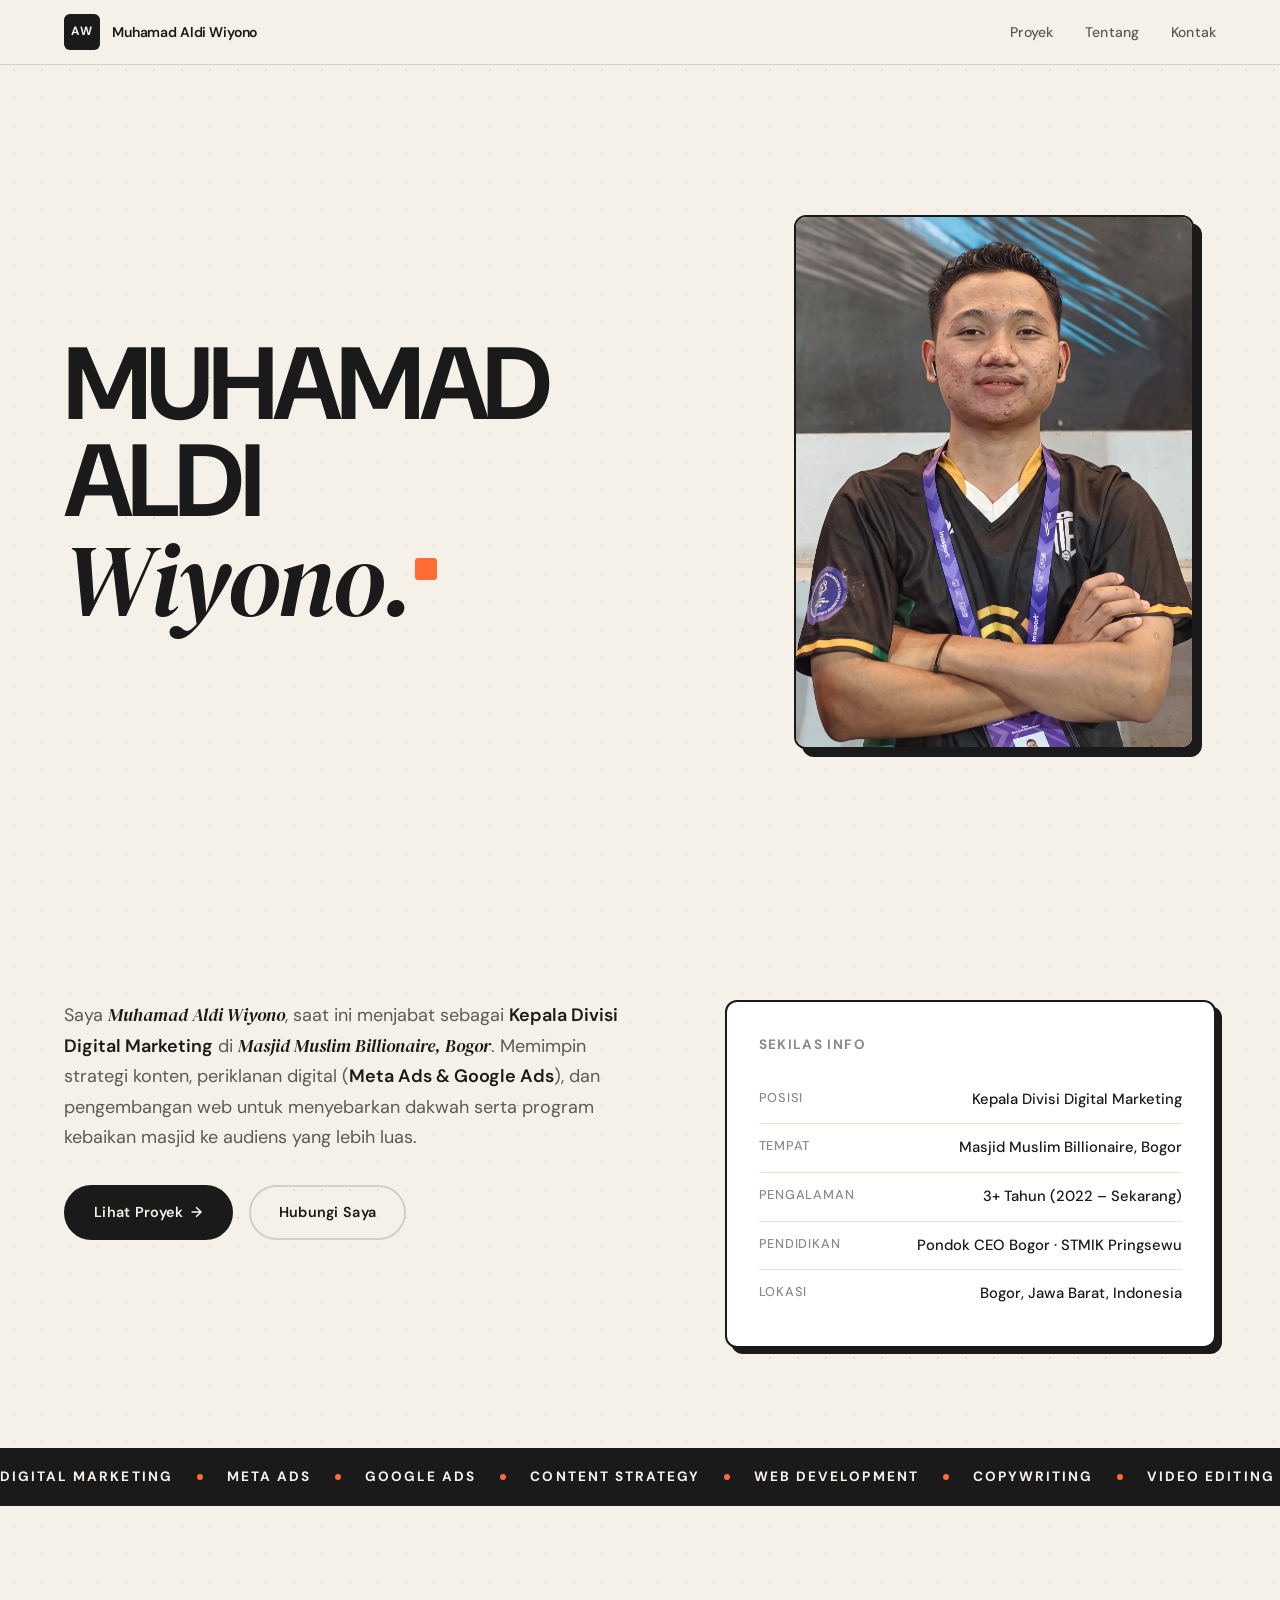
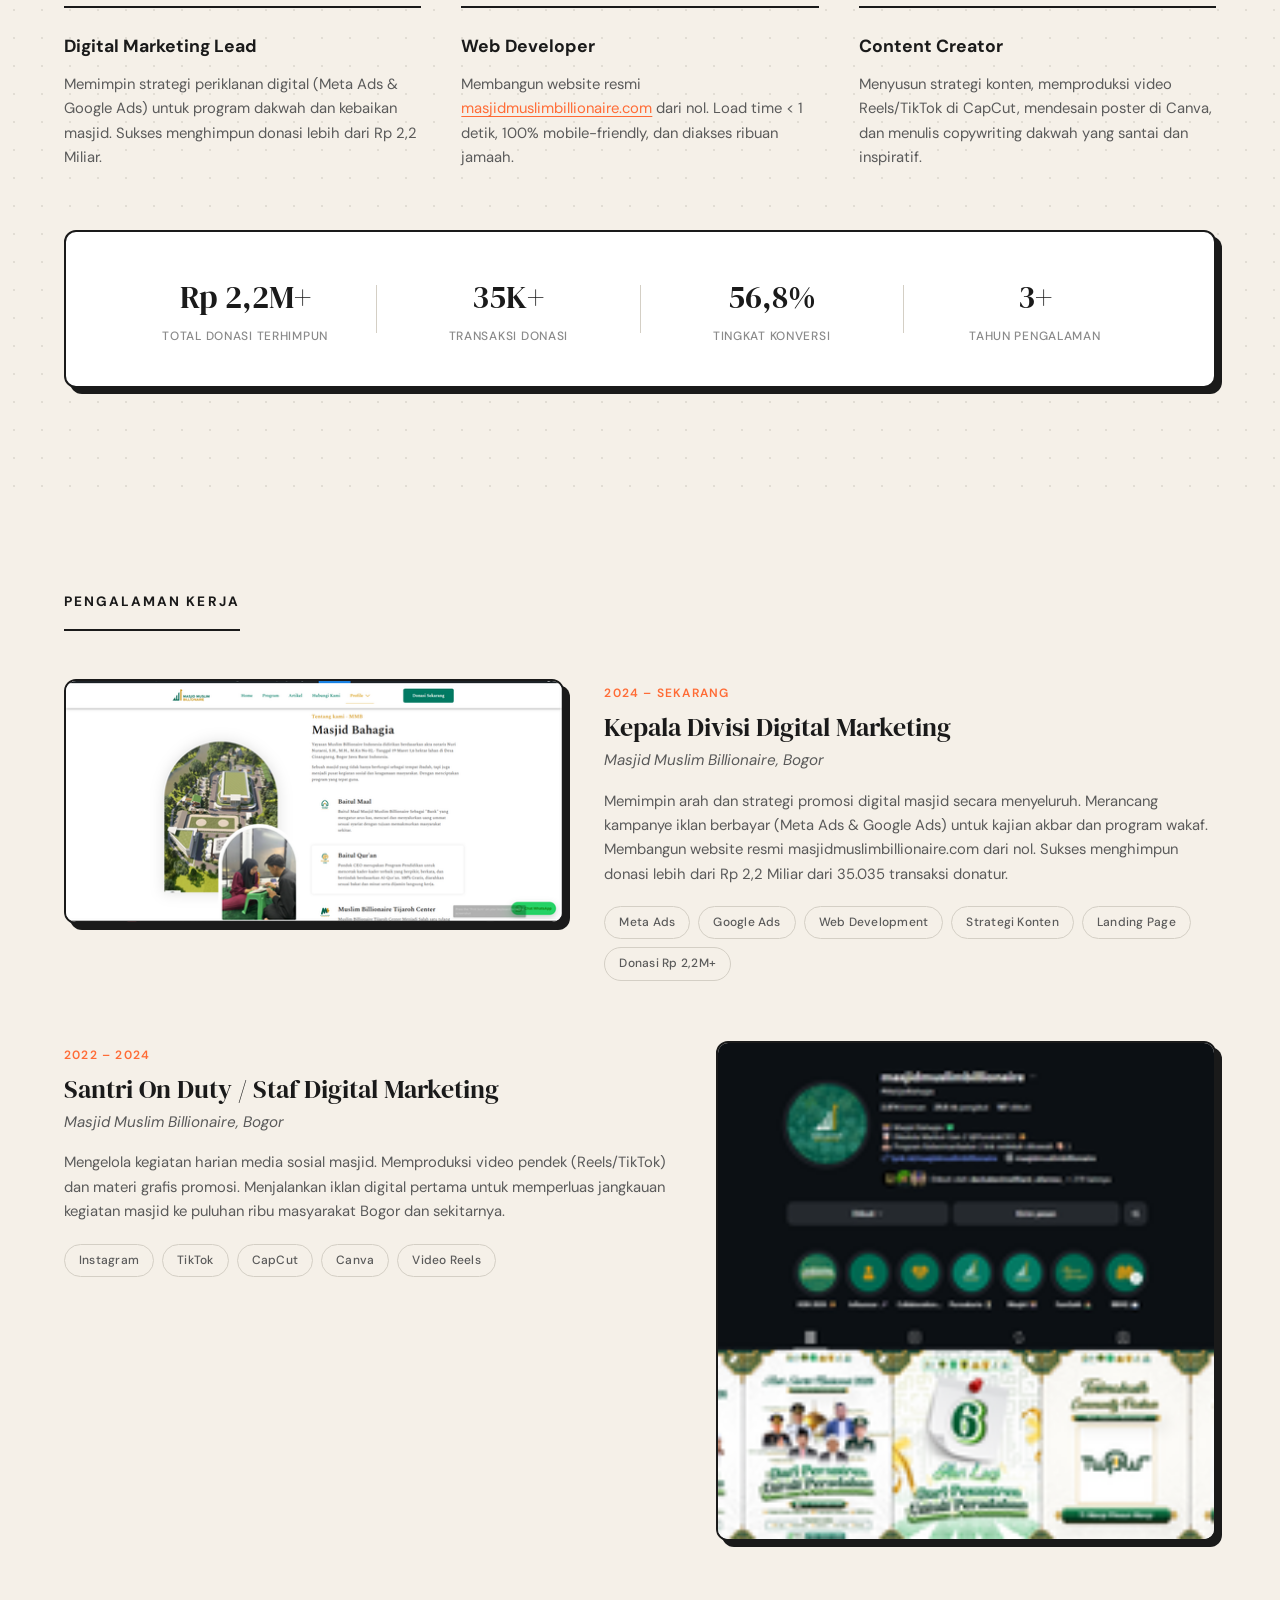
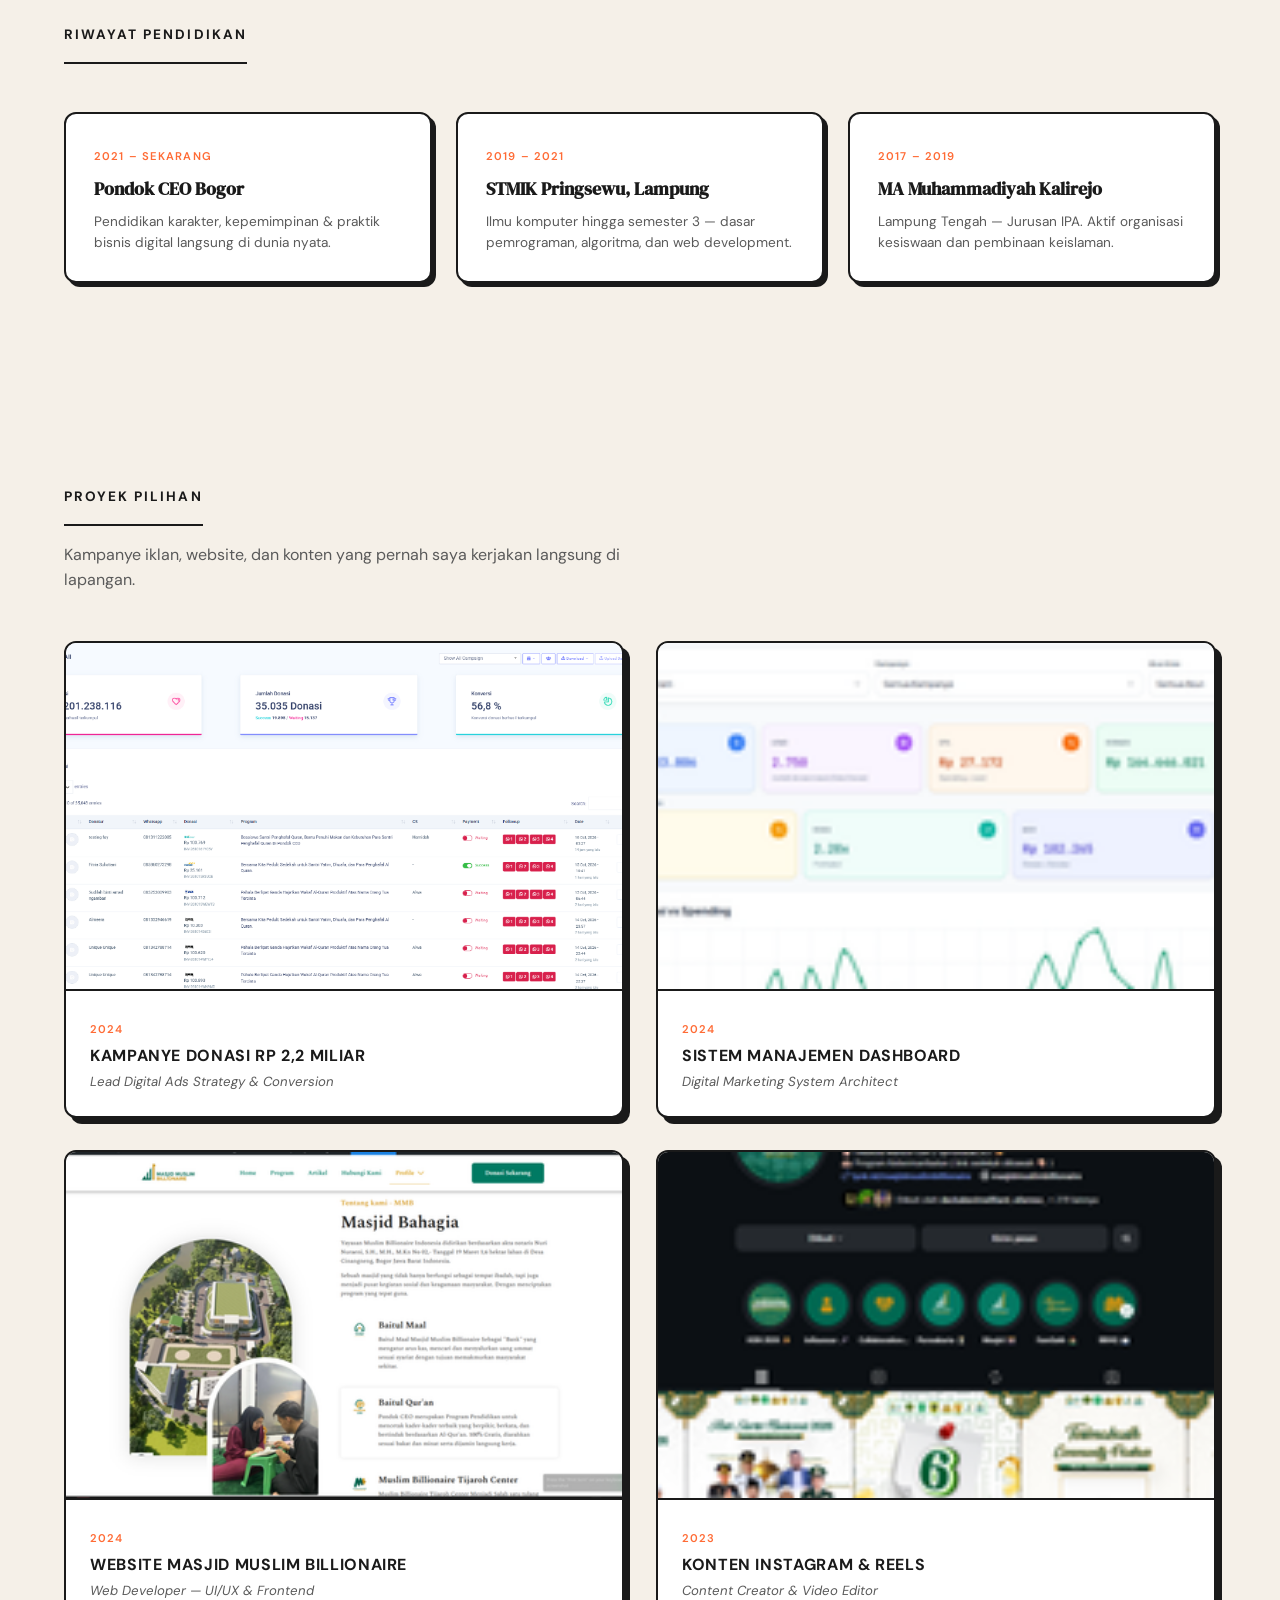
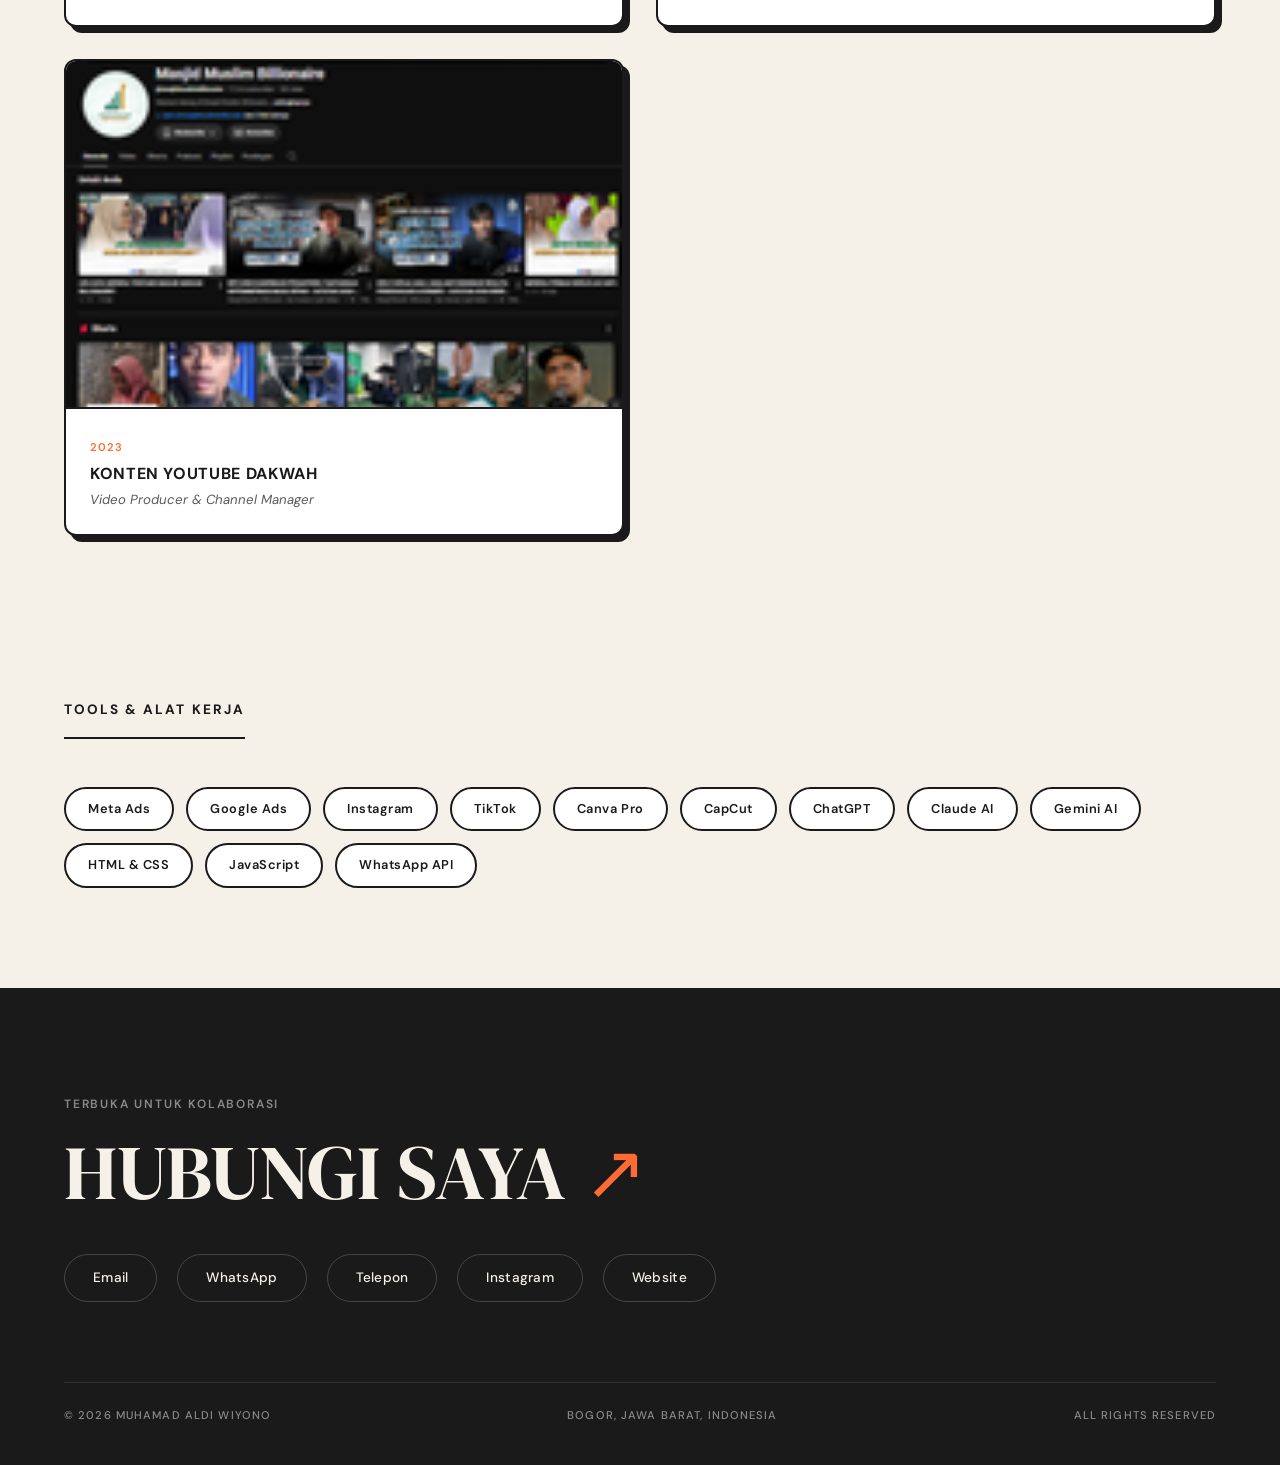
<file: index.html>
<!DOCTYPE html>
<html lang="id">
<head>
  <meta charset="UTF-8">
  <meta name="viewport" content="width=device-width, initial-scale=1.0">
  <title>Muhamad Aldi Wiyono — Digital Marketing & Web Developer Portfolio</title>
  <meta name="description" content="Portofolio resmi Muhamad Aldi Wiyono - Kepala Divisi Digital Marketing di Masjid Muslim Billionaire, Bogor. Berpengalaman dalam Meta Ads, Google Ads, Content Strategy, dan Web Development.">
  <meta name="keywords" content="Muhamad Aldi Wiyono, Digital Marketing, Masjid Muslim Billionaire, Meta Ads, Google Ads, Web Developer">
  <meta name="author" content="Muhamad Aldi Wiyono">

  <!-- Open Graph -->
  <meta property="og:type" content="website">
  <meta property="og:title" content="Muhamad Aldi Wiyono — Digital Marketing & Web Developer Portfolio">
  <meta property="og:description" content="Kepala Divisi Digital Marketing di Masjid Muslim Billionaire, Bogor.">

  <!-- Favicon -->
  <link rel="icon" type="image/jpeg" href="logo_aldi.jpg">

  <!-- Google Fonts: DM Sans + DM Serif Display -->
  <link rel="preconnect" href="https://fonts.googleapis.com">
  <link rel="preconnect" href="https://fonts.gstatic.com" crossorigin>
  <link href="https://fonts.googleapis.com/css2?family=DM+Sans:ital,wght@0,400;0,500;0,600;0,700;1,400;1,500&family=DM+Serif+Display:ital@0;1&display=swap" rel="stylesheet">

  <link rel="stylesheet" href="style.css">
</head>
<body>

  <!-- ========== NAVIGATION ========== -->
  <header class="site-header" id="navbar">
    <div class="nav-container">
      <a href="#hero" class="nav-brand" aria-label="Beranda">
        <span class="nav-brand-box">AW</span>
        <span class="nav-brand-name">Muhamad Aldi Wiyono</span>
      </a>
      <nav class="nav-links" aria-label="Navigasi Utama">
        <a href="#proyek" class="nav-link">Proyek</a>
        <a href="#tentang" class="nav-link">Tentang</a>
        <a href="#kontak" class="nav-link">Kontak</a>
      </nav>
      <button class="mobile-menu-btn" id="mobile-menu-btn" aria-label="Buka Menu" aria-expanded="false">
        <span></span><span></span><span></span>
      </button>
    </div>
    <!-- Mobile Drawer -->
    <div class="mobile-drawer" id="mobile-drawer" aria-hidden="true">
      <a href="#hero" class="mobile-link">Beranda</a>
      <a href="#tentang" class="mobile-link">Tentang</a>
      <a href="#keahlian" class="mobile-link">Keahlian</a>
      <a href="#pengalaman" class="mobile-link">Pengalaman</a>
      <a href="#proyek" class="mobile-link">Proyek</a>
      <a href="#kontak" class="mobile-link">Kontak</a>
    </div>
  </header>

  <main>
    <!-- ========== HERO SECTION ========== -->
    <section id="hero" class="hero-section">
      <div class="hero-container">
        <div class="hero-text">
          <h1 class="hero-title">
            <span class="hero-title-sans">MUHAMAD ALDI</span>
            <span class="hero-title-serif">Wiyono.<span class="accent-square"></span></span>
          </h1>
        </div>
        <div class="hero-image">
          <div class="hero-image-card">
            <img src="aldi_profile.jpg" alt="Foto Muhamad Aldi Wiyono" loading="eager">
          </div>
        </div>
      </div>
    </section>

    <!-- ========== PROFILE + AT A GLANCE ========== -->
    <section id="tentang" class="profile-section">
      <div class="container">
        <div class="profile-grid">
          <!-- Left: Bio Text -->
          <div class="profile-bio">
            <p class="bio-text">
              Saya <em>Muhamad Aldi Wiyono</em>, saat ini menjabat sebagai <strong>Kepala Divisi Digital Marketing</strong> di <em>Masjid Muslim Billionaire, Bogor</em>. Memimpin strategi konten, periklanan digital (<strong>Meta Ads &amp; Google Ads</strong>), dan pengembangan web untuk menyebarkan dakwah serta program kebaikan masjid ke audiens yang lebih luas.
            </p>
            <div class="bio-buttons">
              <a href="#proyek" class="btn-primary">
                Lihat Proyek <span class="arrow">→</span>
              </a>
              <a href="#kontak" class="btn-outline">Hubungi Saya</a>
            </div>
          </div>
          <!-- Right: At a Glance Card -->
          <div class="glance-card">
            <h3 class="glance-title">Sekilas Info</h3>
            <div class="glance-item">
              <span class="glance-label">Posisi</span>
              <span class="glance-value">Kepala Divisi Digital Marketing</span>
            </div>
            <div class="glance-divider"></div>
            <div class="glance-item">
              <span class="glance-label">Tempat</span>
              <span class="glance-value">Masjid Muslim Billionaire, Bogor</span>
            </div>
            <div class="glance-divider"></div>
            <div class="glance-item">
              <span class="glance-label">Pengalaman</span>
              <span class="glance-value">3+ Tahun (2022 – Sekarang)</span>
            </div>
            <div class="glance-divider"></div>
            <div class="glance-item">
              <span class="glance-label">Pendidikan</span>
              <span class="glance-value">Pondok CEO Bogor · STMIK Pringsewu</span>
            </div>
            <div class="glance-divider"></div>
            <div class="glance-item">
              <span class="glance-label">Lokasi</span>
              <span class="glance-value">Bogor, Jawa Barat, Indonesia</span>
            </div>
          </div>
        </div>
      </div>
    </section>

    <!-- ========== TICKER RIBBON ========== -->
    <div class="ticker-ribbon" aria-hidden="true">
      <div class="ticker-track">
        <span class="ticker-item">DIGITAL MARKETING</span>
        <span class="ticker-dot"></span>
        <span class="ticker-item">META ADS</span>
        <span class="ticker-dot"></span>
        <span class="ticker-item">GOOGLE ADS</span>
        <span class="ticker-dot"></span>
        <span class="ticker-item">CONTENT STRATEGY</span>
        <span class="ticker-dot"></span>
        <span class="ticker-item">WEB DEVELOPMENT</span>
        <span class="ticker-dot"></span>
        <span class="ticker-item">COPYWRITING</span>
        <span class="ticker-dot"></span>
        <span class="ticker-item">VIDEO EDITING</span>
        <span class="ticker-dot"></span>
        <span class="ticker-item">CAMPAIGN OPTIMIZATION</span>
        <span class="ticker-dot"></span>
        <!-- Duplicate for seamless loop -->
        <span class="ticker-item">DIGITAL MARKETING</span>
        <span class="ticker-dot"></span>
        <span class="ticker-item">META ADS</span>
        <span class="ticker-dot"></span>
        <span class="ticker-item">GOOGLE ADS</span>
        <span class="ticker-dot"></span>
        <span class="ticker-item">CONTENT STRATEGY</span>
        <span class="ticker-dot"></span>
        <span class="ticker-item">WEB DEVELOPMENT</span>
        <span class="ticker-dot"></span>
        <span class="ticker-item">COPYWRITING</span>
        <span class="ticker-dot"></span>
        <span class="ticker-item">VIDEO EDITING</span>
        <span class="ticker-dot"></span>
        <span class="ticker-item">CAMPAIGN OPTIMIZATION</span>
        <span class="ticker-dot"></span>
      </div>
    </div>

    <!-- ========== EXPERTISE & STATISTICS ========== -->
    <section id="keahlian" class="expertise-section">
      <div class="container">
        <!-- Three Column Summary -->
        <div class="expertise-columns">
          <div class="expertise-col">
            <h3 class="expertise-col-title">Digital Marketing Lead</h3>
            <p>Memimpin strategi periklanan digital (Meta Ads & Google Ads) untuk program dakwah dan kebaikan masjid. Sukses menghimpun donasi lebih dari Rp 2,2 Miliar.</p>
          </div>
          <div class="expertise-col">
            <h3 class="expertise-col-title">Web Developer</h3>
            <p>Membangun website resmi <a href="https://masjidmuslimbillionaire.com" target="_blank" rel="noopener noreferrer">masjidmuslimbillionaire.com</a> dari nol. Load time < 1 detik, 100% mobile-friendly, dan diakses ribuan jamaah.</p>
          </div>
          <div class="expertise-col">
            <h3 class="expertise-col-title">Content Creator</h3>
            <p>Menyusun strategi konten, memproduksi video Reels/TikTok di CapCut, mendesain poster di Canva, dan menulis copywriting dakwah yang santai dan inspiratif.</p>
          </div>
        </div>

        <!-- Stats Bar -->
        <div class="stats-bar">
          <div class="stat-item">
            <span class="stat-number">Rp 2,2M+</span>
            <span class="stat-label">Total Donasi Terhimpun</span>
          </div>
          <div class="stat-divider"></div>
          <div class="stat-item">
            <span class="stat-number">35K+</span>
            <span class="stat-label">Transaksi Donasi</span>
          </div>
          <div class="stat-divider"></div>
          <div class="stat-item">
            <span class="stat-number">56,8%</span>
            <span class="stat-label">Tingkat Konversi</span>
          </div>
          <div class="stat-divider"></div>
          <div class="stat-item">
            <span class="stat-number">3+</span>
            <span class="stat-label">Tahun Pengalaman</span>
          </div>
        </div>
      </div>
    </section>

    <!-- ========== PROFESSIONAL EXPERIENCE ========== -->
    <section id="pengalaman" class="experience-section">
      <div class="container">
        <div class="section-header-row">
          <h2 class="section-label">PENGALAMAN KERJA</h2>
        </div>

        <!-- Experience Card 1 -->
        <div class="exp-card">
          <div class="exp-card-image">
            <img src="bukti_website_masjid.png" alt="Website Masjid Muslim Billionaire" loading="lazy">
          </div>
          <div class="exp-card-content">
            <span class="exp-period">2024 – Sekarang</span>
            <h3 class="exp-title">Kepala Divisi Digital Marketing</h3>
            <p class="exp-company"><em>Masjid Muslim Billionaire, Bogor</em></p>
            <p class="exp-desc">
              Memimpin arah dan strategi promosi digital masjid secara menyeluruh. Merancang kampanye iklan berbayar (Meta Ads & Google Ads) untuk kajian akbar dan program wakaf. Membangun website resmi masjidmuslimbillionaire.com dari nol. Sukses menghimpun donasi lebih dari Rp 2,2 Miliar dari 35.035 transaksi donatur.
            </p>
            <div class="exp-tags">
              <span class="tag">Meta Ads</span>
              <span class="tag">Google Ads</span>
              <span class="tag">Web Development</span>
              <span class="tag">Strategi Konten</span>
              <span class="tag">Landing Page</span>
              <span class="tag">Donasi Rp 2,2M+</span>
            </div>
          </div>
        </div>

        <!-- Experience Card 2 -->
        <div class="exp-card reverse">
          <div class="exp-card-image">
            <img src="bukti_instagram_mmb.png" alt="Instagram Masjid Muslim Billionaire" loading="lazy">
          </div>
          <div class="exp-card-content">
            <span class="exp-period">2022 – 2024</span>
            <h3 class="exp-title">Santri On Duty / Staf Digital Marketing</h3>
            <p class="exp-company"><em>Masjid Muslim Billionaire, Bogor</em></p>
            <p class="exp-desc">
              Mengelola kegiatan harian media sosial masjid. Memproduksi video pendek (Reels/TikTok) dan materi grafis promosi. Menjalankan iklan digital pertama untuk memperluas jangkauan kegiatan masjid ke puluhan ribu masyarakat Bogor dan sekitarnya.
            </p>
            <div class="exp-tags">
              <span class="tag">Instagram</span>
              <span class="tag">TikTok</span>
              <span class="tag">CapCut</span>
              <span class="tag">Canva</span>
              <span class="tag">Video Reels</span>
            </div>
          </div>
        </div>

        <!-- Education Summary -->
        <div class="section-header-row" style="margin-top: 80px;">
          <h2 class="section-label">RIWAYAT PENDIDIKAN</h2>
        </div>
        <div class="education-grid">
          <div class="edu-card">
            <span class="edu-year">2021 – Sekarang</span>
            <h4 class="edu-name">Pondok CEO Bogor</h4>
            <p>Pendidikan karakter, kepemimpinan & praktik bisnis digital langsung di dunia nyata.</p>
          </div>
          <div class="edu-card">
            <span class="edu-year">2019 – 2021</span>
            <h4 class="edu-name">STMIK Pringsewu, Lampung</h4>
            <p>Ilmu komputer hingga semester 3 — dasar pemrograman, algoritma, dan web development.</p>
          </div>
          <div class="edu-card">
            <span class="edu-year">2017 – 2019</span>
            <h4 class="edu-name">MA Muhammadiyah Kalirejo</h4>
            <p>Lampung Tengah — Jurusan IPA. Aktif organisasi kesiswaan dan pembinaan keislaman.</p>
          </div>
        </div>
      </div>
    </section>

    <!-- ========== PROJECTS / STUDY CASES ========== -->
    <section id="proyek" class="projects-section">
      <div class="container">
        <div class="section-header-row">
          <h2 class="section-label">PROYEK PILIHAN</h2>
          <p class="section-subtitle">Kampanye iklan, website, dan konten yang pernah saya kerjakan langsung di lapangan.</p>
        </div>

        <div class="projects-grid">
          <!-- Project 1 -->
          <a href="projects.html#kampanye-donasi" class="project-card">
            <div class="project-thumb">
              <img src="pencapaian_ads_dashboard.png" alt="Dashboard Iklan Donasi Rp 2,2 Miliar" loading="lazy">
            </div>
            <div class="project-info">
              <span class="project-year">2024</span>
              <h3 class="project-title">KAMPANYE DONASI RP 2,2 MILIAR</h3>
              <p class="project-role">Lead Digital Ads Strategy & Conversion</p>
            </div>
          </a>

          <!-- Project 2 -->
          <a href="projects.html#dashboard-system" class="project-card">
            <div class="project-thumb">
              <img src="bukti_system_management.png" alt="Sistem Manajemen Dashboard" loading="lazy">
            </div>
            <div class="project-info">
              <span class="project-year">2024</span>
              <h3 class="project-title">SISTEM MANAJEMEN DASHBOARD</h3>
              <p class="project-role">Digital Marketing System Architect</p>
            </div>
          </a>

          <!-- Project 3 -->
          <a href="projects.html#website-masjid" class="project-card">
            <div class="project-thumb">
              <img src="bukti_website_masjid.png" alt="Website Masjid Muslim Billionaire" loading="lazy">
            </div>
            <div class="project-info">
              <span class="project-year">2024</span>
              <h3 class="project-title">WEBSITE MASJID MUSLIM BILLIONAIRE</h3>
              <p class="project-role">Web Developer — UI/UX & Frontend</p>
            </div>
          </a>

          <!-- Project 4 -->
          <a href="projects.html#konten-instagram" class="project-card">
            <div class="project-thumb">
              <img src="bukti_instagram_mmb.png" alt="Konten Instagram Masjid" loading="lazy">
            </div>
            <div class="project-info">
              <span class="project-year">2023</span>
              <h3 class="project-title">KONTEN INSTAGRAM & REELS</h3>
              <p class="project-role">Content Creator & Video Editor</p>
            </div>
          </a>

          <!-- Project 5 -->
          <a href="projects.html#youtube-dakwah" class="project-card">
            <div class="project-thumb">
              <img src="bukti_youtube_mmb.png" alt="Konten YouTube Masjid" loading="lazy">
            </div>
            <div class="project-info">
              <span class="project-year">2023</span>
              <h3 class="project-title">KONTEN YOUTUBE DAKWAH</h3>
              <p class="project-role">Video Producer & Channel Manager</p>
            </div>
          </a>
        </div>
      </div>
    </section>

    <!-- ========== TOOLS ========== -->
    <section class="tools-section">
      <div class="container">
        <div class="section-header-row">
          <h2 class="section-label">TOOLS & ALAT KERJA</h2>
        </div>
        <div class="tools-grid">
          <div class="tool-chip">Meta Ads</div>
          <div class="tool-chip">Google Ads</div>
          <div class="tool-chip">Instagram</div>
          <div class="tool-chip">TikTok</div>
          <div class="tool-chip">Canva Pro</div>
          <div class="tool-chip">CapCut</div>
          <div class="tool-chip">ChatGPT</div>
          <div class="tool-chip">Claude AI</div>
          <div class="tool-chip">Gemini AI</div>
          <div class="tool-chip">HTML & CSS</div>
          <div class="tool-chip">JavaScript</div>
          <div class="tool-chip">WhatsApp API</div>
        </div>
      </div>
    </section>

  </main>

  <!-- ========== CONTACT & FOOTER ========== -->
  <footer id="kontak" class="contact-footer">
    <div class="container">
      <div class="contact-content">
        <span class="contact-overline">TERBUKA UNTUK KOLABORASI</span>
        <h2 class="contact-headline">HUBUNGI SAYA <span class="arrow-up">↗</span></h2>
        <div class="contact-links">
          <a href="mailto:aldi32350@gmail.com" class="contact-link">Email</a>
          <a href="https://wa.me/6281212496362" target="_blank" rel="noopener noreferrer" class="contact-link">WhatsApp</a>
          <a href="tel:+6281212496362" class="contact-link">Telepon</a>
          <a href="https://www.instagram.com/aldi.wiyono/" target="_blank" rel="noopener noreferrer" class="contact-link">Instagram</a>
          <a href="https://masjidmuslimbillionaire.com" target="_blank" rel="noopener noreferrer" class="contact-link">Website</a>
        </div>
      </div>
      <div class="footer-bottom">
        <span class="footer-copy">© 2026 MUHAMAD ALDI WIYONO</span>
        <span class="footer-location">BOGOR, JAWA BARAT, INDONESIA</span>
        <span class="footer-rights">ALL RIGHTS RESERVED</span>
      </div>
    </div>
  </footer>

  <script src="script.js"></script>
</body>
</html>
</file>
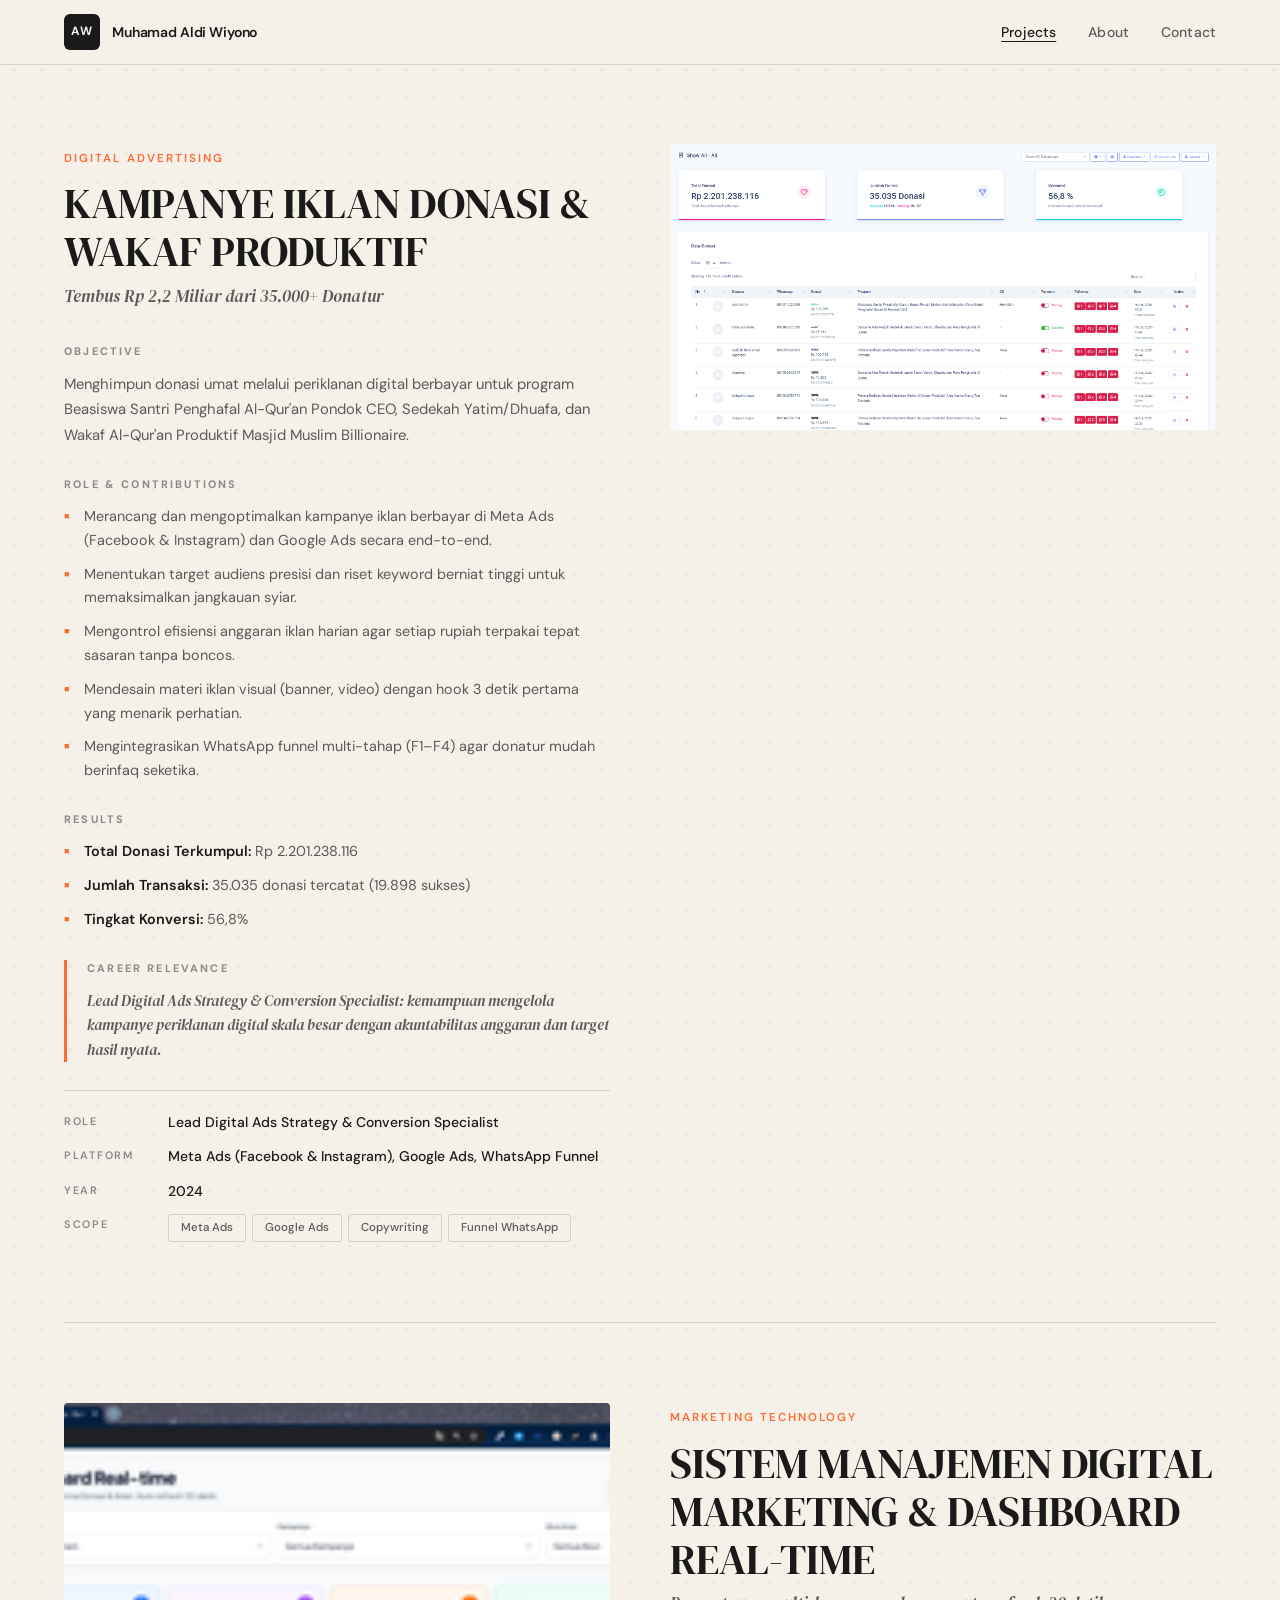
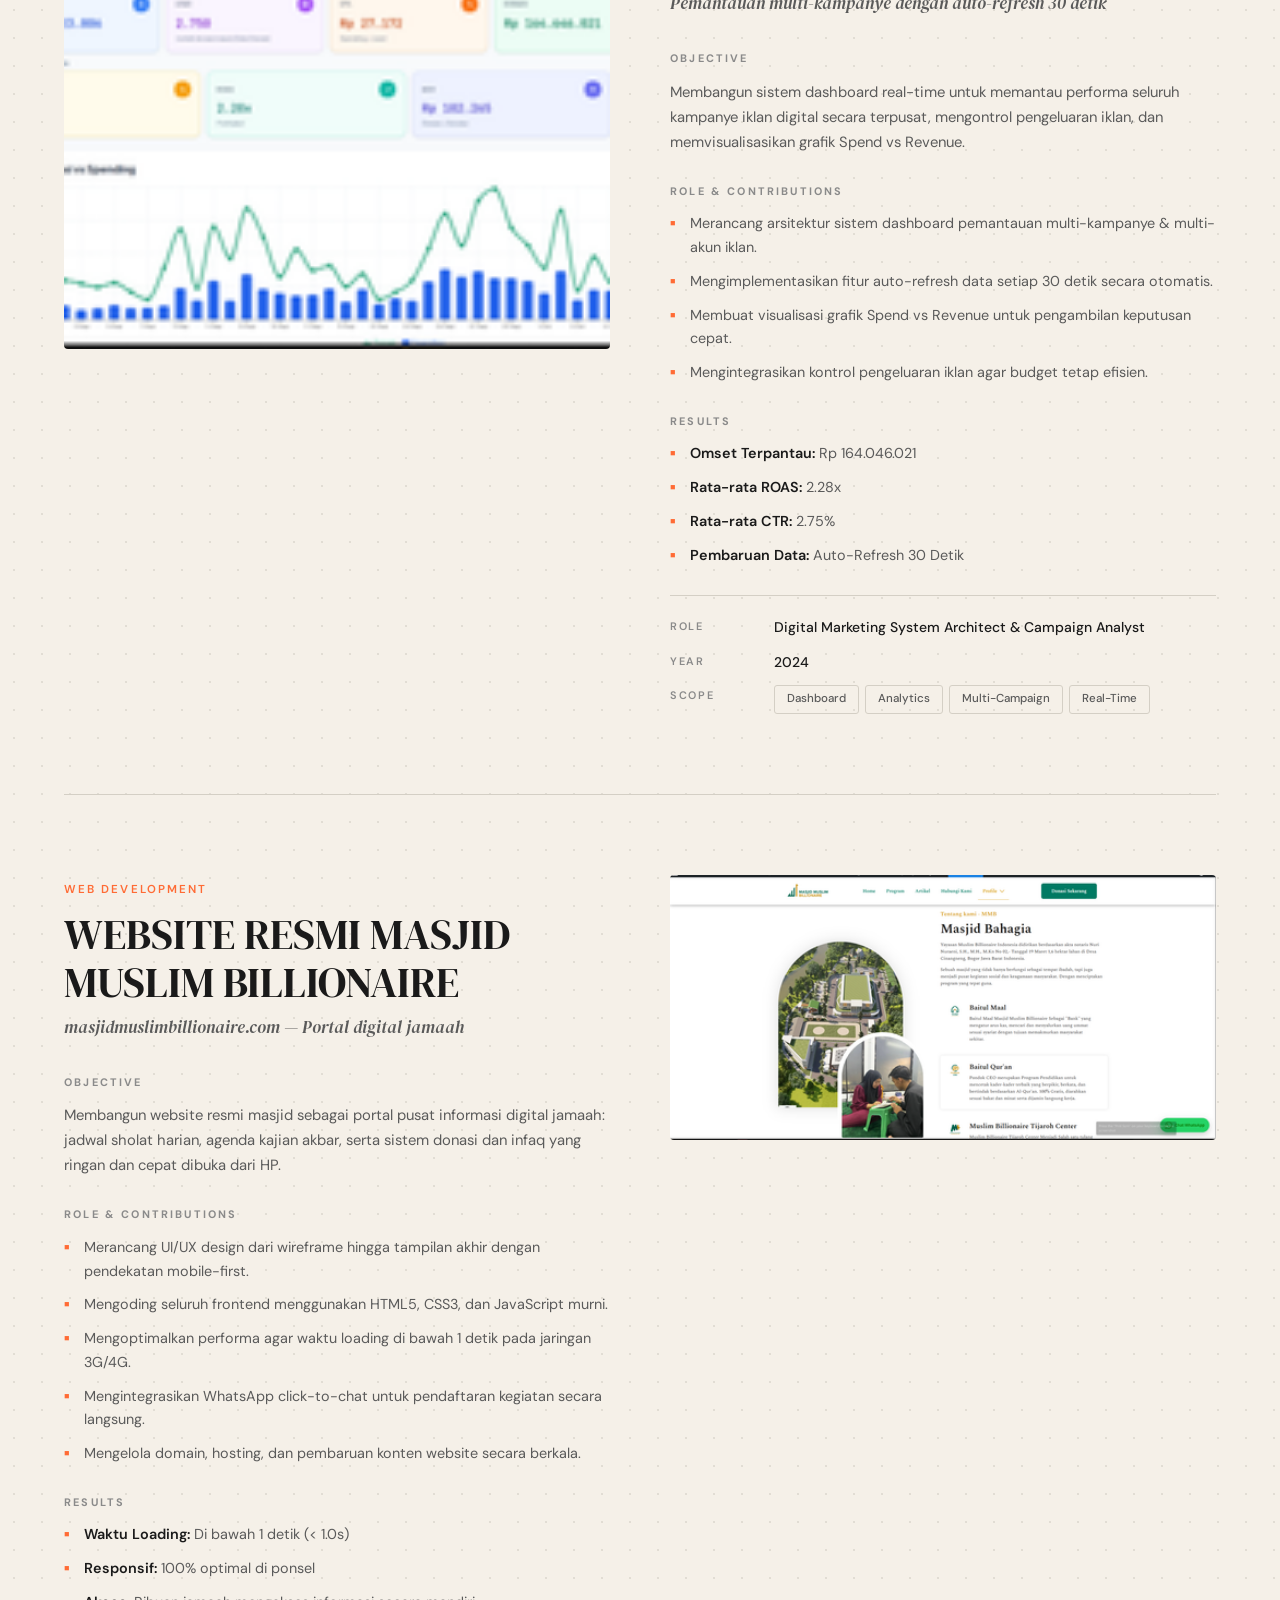
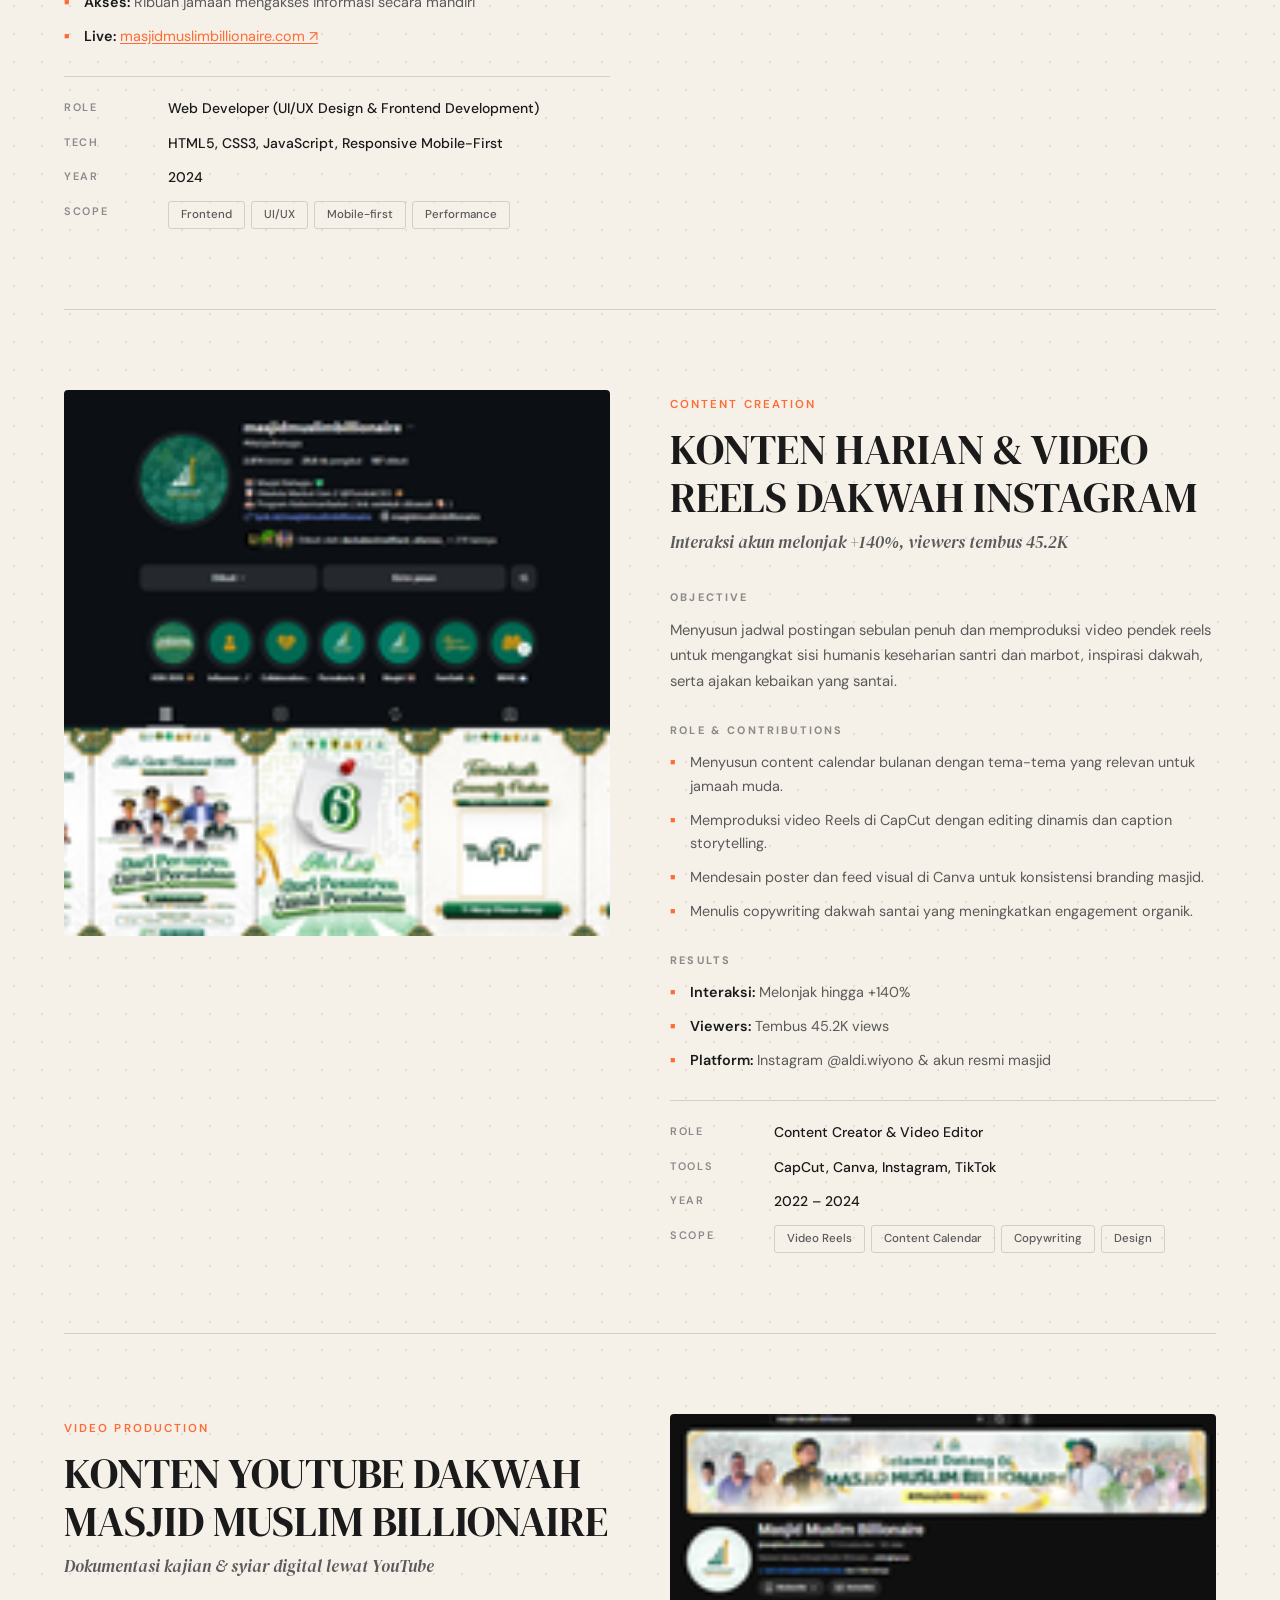
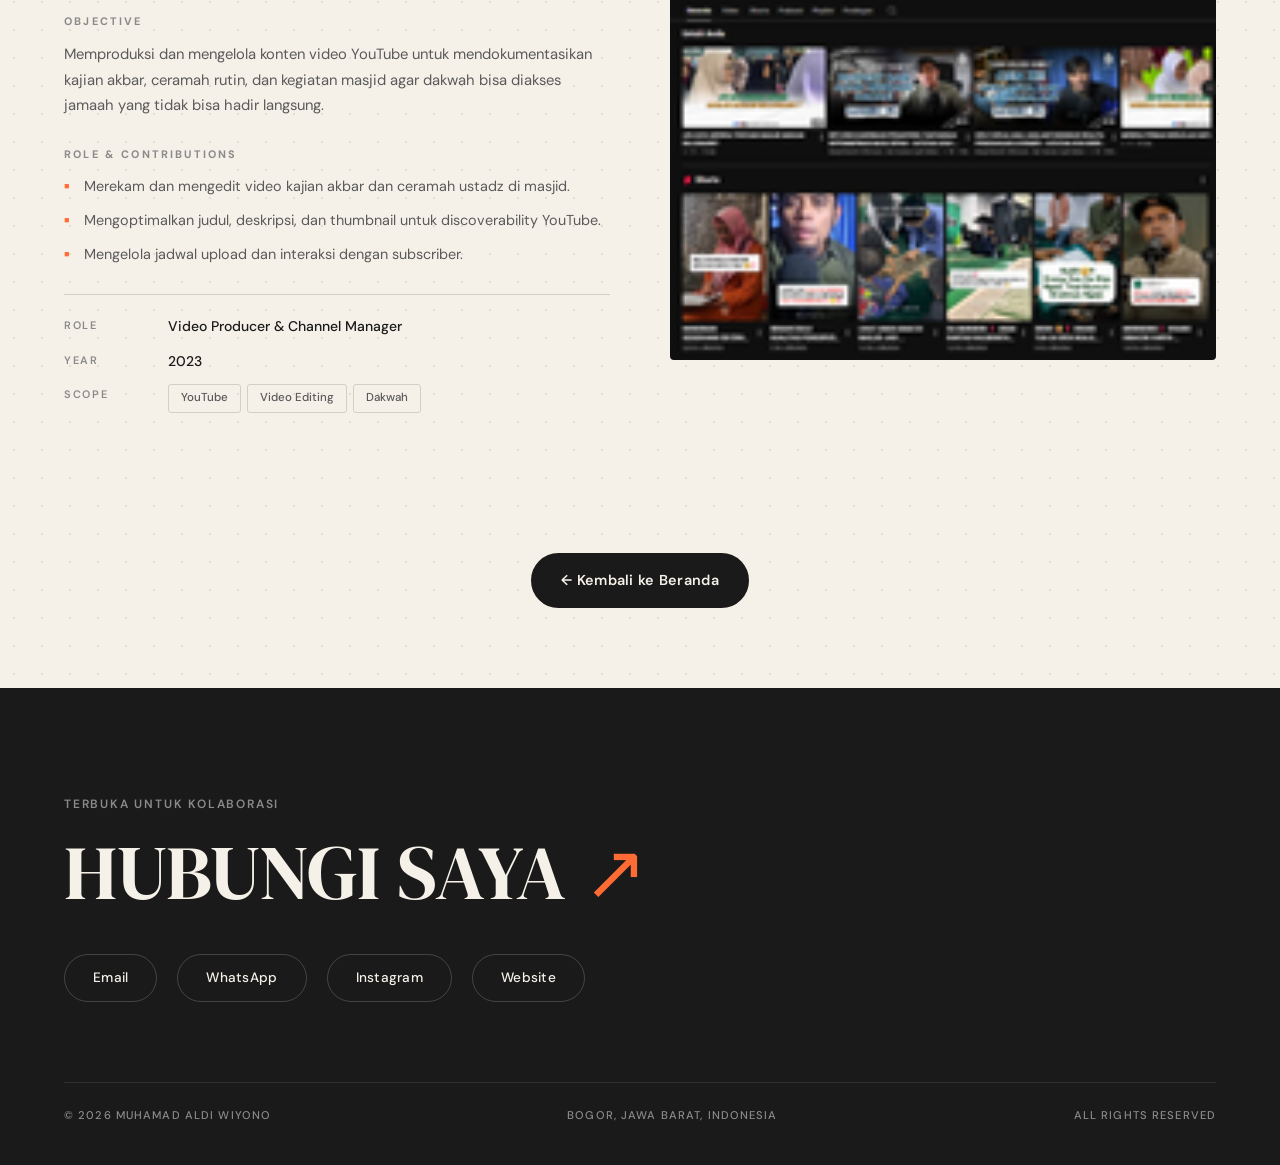
<file: projects.html>
<!DOCTYPE html>
<html lang="id">
<head>
  <meta charset="UTF-8">
  <meta name="viewport" content="width=device-width, initial-scale=1.0">
  <title>Projects | Muhamad Aldi Wiyono</title>
  <meta name="description" content="Detail proyek pilihan Muhamad Aldi Wiyono - Kampanye Iklan Digital, Website, Dashboard, dan Konten Media Sosial.">
  <link rel="icon" type="image/jpeg" href="logo_aldi.jpg">
  <link rel="preconnect" href="https://fonts.googleapis.com">
  <link rel="preconnect" href="https://fonts.gstatic.com" crossorigin>
  <link href="https://fonts.googleapis.com/css2?family=DM+Sans:ital,wght@0,400;0,500;0,600;0,700;1,400;1,500&family=DM+Serif+Display:ital@0;1&display=swap" rel="stylesheet">
  <link rel="stylesheet" href="style.css">
  <link rel="stylesheet" href="projects.css">
</head>
<body>

  <!-- ========== NAVIGATION ========== -->
  <header class="site-header" id="navbar">
    <div class="nav-container">
      <a href="index.html" class="nav-brand" aria-label="Beranda">
        <span class="nav-brand-box">AW</span>
        <span class="nav-brand-name">Muhamad Aldi Wiyono</span>
      </a>
      <nav class="nav-links" aria-label="Navigasi Utama">
        <a href="projects.html" class="nav-link active-link">Projects</a>
        <a href="index.html#tentang" class="nav-link">About</a>
        <a href="index.html#kontak" class="nav-link">Contact</a>
      </nav>
      <button class="mobile-menu-btn" id="mobile-menu-btn" aria-label="Buka Menu" aria-expanded="false">
        <span></span><span></span><span></span>
      </button>
    </div>
    <div class="mobile-drawer" id="mobile-drawer" aria-hidden="true">
      <a href="index.html" class="mobile-link">Beranda</a>
      <a href="index.html#tentang" class="mobile-link">Tentang</a>
      <a href="index.html#keahlian" class="mobile-link">Keahlian</a>
      <a href="projects.html" class="mobile-link">Proyek</a>
      <a href="index.html#kontak" class="mobile-link">Kontak</a>
    </div>
  </header>

  <main class="projects-page">

    <!-- ===== PROJECT 1: KAMPANYE DONASI ===== -->
    <section class="project-detail" id="kampanye-donasi">
      <div class="container">
        <div class="project-hero-row">
          <div class="project-hero-text">
            <span class="project-category">DIGITAL ADVERTISING</span>
            <h2 class="project-heading">KAMPANYE IKLAN DONASI & WAKAF PRODUKTIF</h2>
            <p class="project-subtitle"><em>Tembus Rp 2,2 Miliar dari 35.000+ Donatur</em></p>

            <div class="project-section">
              <span class="project-section-label">OBJECTIVE</span>
              <p>Menghimpun donasi umat melalui periklanan digital berbayar untuk program Beasiswa Santri Penghafal Al-Qur'an Pondok CEO, Sedekah Yatim/Dhuafa, dan Wakaf Al-Qur'an Produktif Masjid Muslim Billionaire.</p>
            </div>

            <div class="project-section">
              <span class="project-section-label">ROLE & CONTRIBUTIONS</span>
              <ul class="project-list">
                <li>Merancang dan mengoptimalkan kampanye iklan berbayar di Meta Ads (Facebook & Instagram) dan Google Ads secara end-to-end.</li>
                <li>Menentukan target audiens presisi dan riset keyword berniat tinggi untuk memaksimalkan jangkauan syiar.</li>
                <li>Mengontrol efisiensi anggaran iklan harian agar setiap rupiah terpakai tepat sasaran tanpa boncos.</li>
                <li>Mendesain materi iklan visual (banner, video) dengan hook 3 detik pertama yang menarik perhatian.</li>
                <li>Mengintegrasikan WhatsApp funnel multi-tahap (F1–F4) agar donatur mudah berinfaq seketika.</li>
              </ul>
            </div>

            <div class="project-section">
              <span class="project-section-label">RESULTS</span>
              <ul class="project-list">
                <li><strong>Total Donasi Terkumpul:</strong> Rp 2.201.238.116</li>
                <li><strong>Jumlah Transaksi:</strong> 35.035 donasi tercatat (19.898 sukses)</li>
                <li><strong>Tingkat Konversi:</strong> 56,8%</li>
              </ul>
            </div>

            <div class="project-relevance">
              <span class="project-section-label">CAREER RELEVANCE</span>
              <p>Lead Digital Ads Strategy & Conversion Specialist: kemampuan mengelola kampanye periklanan digital skala besar dengan akuntabilitas anggaran dan target hasil nyata.</p>
            </div>

            <div class="project-divider-thin"></div>
            <div class="project-meta-row">
              <div class="project-meta">
                <span class="meta-label">ROLE</span>
                <span class="meta-value">Lead Digital Ads Strategy & Conversion Specialist</span>
              </div>
              <div class="project-meta">
                <span class="meta-label">PLATFORM</span>
                <span class="meta-value">Meta Ads (Facebook & Instagram), Google Ads, WhatsApp Funnel</span>
              </div>
              <div class="project-meta">
                <span class="meta-label">YEAR</span>
                <span class="meta-value">2024</span>
              </div>
              <div class="project-meta">
                <span class="meta-label">SCOPE</span>
                <div class="meta-tags">
                  <span class="meta-tag">Meta Ads</span>
                  <span class="meta-tag">Google Ads</span>
                  <span class="meta-tag">Copywriting</span>
                  <span class="meta-tag">Funnel WhatsApp</span>
                </div>
              </div>
            </div>
          </div>
          <div class="project-hero-image">
            <img src="pencapaian_ads_dashboard.png" alt="Dashboard Pencapaian Iklan Donasi Rp 2.2 Miliar" loading="lazy">
          </div>
        </div>
      </div>
    </section>

    <div class="container"><div class="project-divider"></div></div>

    <!-- ===== PROJECT 2: SISTEM DASHBOARD ===== -->
    <section class="project-detail" id="dashboard-system">
      <div class="container">
        <div class="project-hero-row reverse">
          <div class="project-hero-text">
            <span class="project-category">MARKETING TECHNOLOGY</span>
            <h2 class="project-heading">SISTEM MANAJEMEN DIGITAL MARKETING & DASHBOARD REAL-TIME</h2>
            <p class="project-subtitle"><em>Pemantauan multi-kampanye dengan auto-refresh 30 detik</em></p>

            <div class="project-section">
              <span class="project-section-label">OBJECTIVE</span>
              <p>Membangun sistem dashboard real-time untuk memantau performa seluruh kampanye iklan digital secara terpusat, mengontrol pengeluaran iklan, dan memvisualisasikan grafik Spend vs Revenue.</p>
            </div>

            <div class="project-section">
              <span class="project-section-label">ROLE & CONTRIBUTIONS</span>
              <ul class="project-list">
                <li>Merancang arsitektur sistem dashboard pemantauan multi-kampanye & multi-akun iklan.</li>
                <li>Mengimplementasikan fitur auto-refresh data setiap 30 detik secara otomatis.</li>
                <li>Membuat visualisasi grafik Spend vs Revenue untuk pengambilan keputusan cepat.</li>
                <li>Mengintegrasikan kontrol pengeluaran iklan agar budget tetap efisien.</li>
              </ul>
            </div>

            <div class="project-section">
              <span class="project-section-label">RESULTS</span>
              <ul class="project-list">
                <li><strong>Omset Terpantau:</strong> Rp 164.046.021</li>
                <li><strong>Rata-rata ROAS:</strong> 2.28x</li>
                <li><strong>Rata-rata CTR:</strong> 2.75%</li>
                <li><strong>Pembaruan Data:</strong> Auto-Refresh 30 Detik</li>
              </ul>
            </div>

            <div class="project-divider-thin"></div>
            <div class="project-meta-row">
              <div class="project-meta">
                <span class="meta-label">ROLE</span>
                <span class="meta-value">Digital Marketing System Architect & Campaign Analyst</span>
              </div>
              <div class="project-meta">
                <span class="meta-label">YEAR</span>
                <span class="meta-value">2024</span>
              </div>
              <div class="project-meta">
                <span class="meta-label">SCOPE</span>
                <div class="meta-tags">
                  <span class="meta-tag">Dashboard</span>
                  <span class="meta-tag">Analytics</span>
                  <span class="meta-tag">Multi-Campaign</span>
                  <span class="meta-tag">Real-Time</span>
                </div>
              </div>
            </div>
          </div>
          <div class="project-hero-image">
            <img src="bukti_system_management.png" alt="Dashboard Sistem Manajemen Digital Marketing" loading="lazy">
          </div>
        </div>
      </div>
    </section>

    <div class="container"><div class="project-divider"></div></div>

    <!-- ===== PROJECT 3: WEBSITE MASJID ===== -->
    <section class="project-detail" id="website-masjid">
      <div class="container">
        <div class="project-hero-row">
          <div class="project-hero-text">
            <span class="project-category">WEB DEVELOPMENT</span>
            <h2 class="project-heading">WEBSITE RESMI MASJID MUSLIM BILLIONAIRE</h2>
            <p class="project-subtitle"><em>masjidmuslimbillionaire.com — Portal digital jamaah</em></p>

            <div class="project-section">
              <span class="project-section-label">OBJECTIVE</span>
              <p>Membangun website resmi masjid sebagai portal pusat informasi digital jamaah: jadwal sholat harian, agenda kajian akbar, serta sistem donasi dan infaq yang ringan dan cepat dibuka dari HP.</p>
            </div>

            <div class="project-section">
              <span class="project-section-label">ROLE & CONTRIBUTIONS</span>
              <ul class="project-list">
                <li>Merancang UI/UX design dari wireframe hingga tampilan akhir dengan pendekatan mobile-first.</li>
                <li>Mengoding seluruh frontend menggunakan HTML5, CSS3, dan JavaScript murni.</li>
                <li>Mengoptimalkan performa agar waktu loading di bawah 1 detik pada jaringan 3G/4G.</li>
                <li>Mengintegrasikan WhatsApp click-to-chat untuk pendaftaran kegiatan secara langsung.</li>
                <li>Mengelola domain, hosting, dan pembaruan konten website secara berkala.</li>
              </ul>
            </div>

            <div class="project-section">
              <span class="project-section-label">RESULTS</span>
              <ul class="project-list">
                <li><strong>Waktu Loading:</strong> Di bawah 1 detik (< 1.0s)</li>
                <li><strong>Responsif:</strong> 100% optimal di ponsel</li>
                <li><strong>Akses:</strong> Ribuan jamaah mengakses informasi secara mandiri</li>
                <li><strong>Live:</strong> <a href="https://masjidmuslimbillionaire.com" target="_blank" rel="noopener noreferrer">masjidmuslimbillionaire.com ↗</a></li>
              </ul>
            </div>

            <div class="project-divider-thin"></div>
            <div class="project-meta-row">
              <div class="project-meta">
                <span class="meta-label">ROLE</span>
                <span class="meta-value">Web Developer (UI/UX Design & Frontend Development)</span>
              </div>
              <div class="project-meta">
                <span class="meta-label">TECH</span>
                <span class="meta-value">HTML5, CSS3, JavaScript, Responsive Mobile-First</span>
              </div>
              <div class="project-meta">
                <span class="meta-label">YEAR</span>
                <span class="meta-value">2024</span>
              </div>
              <div class="project-meta">
                <span class="meta-label">SCOPE</span>
                <div class="meta-tags">
                  <span class="meta-tag">Frontend</span>
                  <span class="meta-tag">UI/UX</span>
                  <span class="meta-tag">Mobile-first</span>
                  <span class="meta-tag">Performance</span>
                </div>
              </div>
            </div>
          </div>
          <div class="project-hero-image">
            <img src="bukti_website_masjid.png" alt="Website Masjid Muslim Billionaire" loading="lazy">
          </div>
        </div>
      </div>
    </section>

    <div class="container"><div class="project-divider"></div></div>

    <!-- ===== PROJECT 4: KONTEN INSTAGRAM ===== -->
    <section class="project-detail" id="konten-instagram">
      <div class="container">
        <div class="project-hero-row reverse">
          <div class="project-hero-text">
            <span class="project-category">CONTENT CREATION</span>
            <h2 class="project-heading">KONTEN HARIAN & VIDEO REELS DAKWAH INSTAGRAM</h2>
            <p class="project-subtitle"><em>Interaksi akun melonjak +140%, viewers tembus 45.2K</em></p>

            <div class="project-section">
              <span class="project-section-label">OBJECTIVE</span>
              <p>Menyusun jadwal postingan sebulan penuh dan memproduksi video pendek reels untuk mengangkat sisi humanis keseharian santri dan marbot, inspirasi dakwah, serta ajakan kebaikan yang santai.</p>
            </div>

            <div class="project-section">
              <span class="project-section-label">ROLE & CONTRIBUTIONS</span>
              <ul class="project-list">
                <li>Menyusun content calendar bulanan dengan tema-tema yang relevan untuk jamaah muda.</li>
                <li>Memproduksi video Reels di CapCut dengan editing dinamis dan caption storytelling.</li>
                <li>Mendesain poster dan feed visual di Canva untuk konsistensi branding masjid.</li>
                <li>Menulis copywriting dakwah santai yang meningkatkan engagement organik.</li>
              </ul>
            </div>

            <div class="project-section">
              <span class="project-section-label">RESULTS</span>
              <ul class="project-list">
                <li><strong>Interaksi:</strong> Melonjak hingga +140%</li>
                <li><strong>Viewers:</strong> Tembus 45.2K views</li>
                <li><strong>Platform:</strong> Instagram @aldi.wiyono & akun resmi masjid</li>
              </ul>
            </div>

            <div class="project-divider-thin"></div>
            <div class="project-meta-row">
              <div class="project-meta">
                <span class="meta-label">ROLE</span>
                <span class="meta-value">Content Creator & Video Editor</span>
              </div>
              <div class="project-meta">
                <span class="meta-label">TOOLS</span>
                <span class="meta-value">CapCut, Canva, Instagram, TikTok</span>
              </div>
              <div class="project-meta">
                <span class="meta-label">YEAR</span>
                <span class="meta-value">2022 – 2024</span>
              </div>
              <div class="project-meta">
                <span class="meta-label">SCOPE</span>
                <div class="meta-tags">
                  <span class="meta-tag">Video Reels</span>
                  <span class="meta-tag">Content Calendar</span>
                  <span class="meta-tag">Copywriting</span>
                  <span class="meta-tag">Design</span>
                </div>
              </div>
            </div>
          </div>
          <div class="project-hero-image">
            <img src="bukti_instagram_mmb.png" alt="Konten Instagram Masjid Muslim Billionaire" loading="lazy">
          </div>
        </div>
      </div>
    </section>

    <div class="container"><div class="project-divider"></div></div>

    <!-- ===== PROJECT 5: YOUTUBE DAKWAH ===== -->
    <section class="project-detail" id="youtube-dakwah">
      <div class="container">
        <div class="project-hero-row">
          <div class="project-hero-text">
            <span class="project-category">VIDEO PRODUCTION</span>
            <h2 class="project-heading">KONTEN YOUTUBE DAKWAH MASJID MUSLIM BILLIONAIRE</h2>
            <p class="project-subtitle"><em>Dokumentasi kajian & syiar digital lewat YouTube</em></p>

            <div class="project-section">
              <span class="project-section-label">OBJECTIVE</span>
              <p>Memproduksi dan mengelola konten video YouTube untuk mendokumentasikan kajian akbar, ceramah rutin, dan kegiatan masjid agar dakwah bisa diakses jamaah yang tidak bisa hadir langsung.</p>
            </div>

            <div class="project-section">
              <span class="project-section-label">ROLE & CONTRIBUTIONS</span>
              <ul class="project-list">
                <li>Merekam dan mengedit video kajian akbar dan ceramah ustadz di masjid.</li>
                <li>Mengoptimalkan judul, deskripsi, dan thumbnail untuk discoverability YouTube.</li>
                <li>Mengelola jadwal upload dan interaksi dengan subscriber.</li>
              </ul>
            </div>

            <div class="project-divider-thin"></div>
            <div class="project-meta-row">
              <div class="project-meta">
                <span class="meta-label">ROLE</span>
                <span class="meta-value">Video Producer & Channel Manager</span>
              </div>
              <div class="project-meta">
                <span class="meta-label">YEAR</span>
                <span class="meta-value">2023</span>
              </div>
              <div class="project-meta">
                <span class="meta-label">SCOPE</span>
                <div class="meta-tags">
                  <span class="meta-tag">YouTube</span>
                  <span class="meta-tag">Video Editing</span>
                  <span class="meta-tag">Dakwah</span>
                </div>
              </div>
            </div>
          </div>
          <div class="project-hero-image">
            <img src="bukti_youtube_mmb.png" alt="Konten YouTube Masjid Muslim Billionaire" loading="lazy">
          </div>
        </div>
      </div>
    </section>

    <!-- Back to Home -->
    <section class="back-section">
      <div class="container">
        <a href="index.html" class="btn-primary">← Kembali ke Beranda</a>
      </div>
    </section>

  </main>

  <!-- ========== FOOTER ========== -->
  <footer id="kontak" class="contact-footer">
    <div class="container">
      <div class="contact-content">
        <span class="contact-overline">TERBUKA UNTUK KOLABORASI</span>
        <h2 class="contact-headline">HUBUNGI SAYA <span class="arrow-up">↗</span></h2>
        <div class="contact-links">
          <a href="mailto:aldi32350@gmail.com" class="contact-link">Email</a>
          <a href="https://wa.me/6281212496362" target="_blank" rel="noopener noreferrer" class="contact-link">WhatsApp</a>
          <a href="https://www.instagram.com/aldi.wiyono/" target="_blank" rel="noopener noreferrer" class="contact-link">Instagram</a>
          <a href="https://masjidmuslimbillionaire.com" target="_blank" rel="noopener noreferrer" class="contact-link">Website</a>
        </div>
      </div>
      <div class="footer-bottom">
        <span class="footer-copy">© 2026 MUHAMAD ALDI WIYONO</span>
        <span class="footer-location">BOGOR, JAWA BARAT, INDONESIA</span>
        <span class="footer-rights">ALL RIGHTS RESERVED</span>
      </div>
    </div>
  </footer>

  <script src="script.js"></script>
</body>
</html>
</file>
<file: style.css>
/* ============================================
   ALDI WIYONO PORTFOLIO — EDITORIAL BRUTALIST DESIGN
   Inspired by: portofolio-rahmadsyah-firdaus.netlify.app
   ============================================ */

/* ---------- CSS RESET & FOUNDATIONS ---------- */
*, *::before, *::after {
  margin: 0;
  padding: 0;
  box-sizing: border-box;
}

:root {
  /* Core Palette — Warm cream/beige editorial */
  --bg-cream: #F5F0E8;
  --bg-card: #FFFFFF;
  --bg-dark: #1A1A1A;
  --bg-darker: #111111;

  --text-primary: #1A1A1A;
  --text-secondary: #5A5A5A;
  --text-muted: #8A8A8A;
  --text-light: #F5F0E8;

  --accent: #FF6B35;
  --accent-hover: #E55A28;
  --border: #D4CFC5;
  --border-light: #E8E3DA;
  --shadow-offset: #1A1A1A;

  /* Grid dot pattern */
  --grid-color: rgba(180, 175, 165, 0.3);

  /* Typography */
  --font-sans: 'DM Sans', -apple-system, BlinkMacSystemFont, sans-serif;
  --font-serif: 'DM Serif Display', Georgia, serif;

  /* Spacing */
  --container-max: 1200px;
  --section-pad: 100px;
  --card-radius: 12px;
}

html {
  scroll-behavior: smooth;
  font-size: 16px;
  -webkit-font-smoothing: antialiased;
  -moz-osx-font-smoothing: grayscale;
}

body {
  font-family: var(--font-sans);
  background-color: var(--bg-cream);
  color: var(--text-primary);
  line-height: 1.6;
  overflow-x: hidden;

  /* Subtle dot grid background */
  background-image:
    radial-gradient(circle, var(--grid-color) 1px, transparent 1px);
  background-size: 28px 28px;
}

a {
  color: inherit;
  text-decoration: none;
}

img {
  max-width: 100%;
  height: auto;
  display: block;
}

ul, ol {
  list-style: none;
}

.container {
  max-width: var(--container-max);
  margin: 0 auto;
  padding: 0 24px;
}


/* ============================================
   NAVIGATION
   ============================================ */
.site-header {
  position: fixed;
  top: 0;
  left: 0;
  right: 0;
  z-index: 1000;
  background: rgba(245, 240, 232, 0.85);
  backdrop-filter: blur(16px);
  -webkit-backdrop-filter: blur(16px);
  border-bottom: 1px solid var(--border);
  transition: transform 0.3s ease, box-shadow 0.3s ease;
}

.site-header.scrolled {
  box-shadow: 0 2px 20px rgba(0,0,0,0.06);
}

.nav-container {
  max-width: var(--container-max);
  margin: 0 auto;
  padding: 0 24px;
  height: 64px;
  display: flex;
  align-items: center;
  justify-content: space-between;
}

.nav-brand {
  display: flex;
  align-items: center;
  gap: 12px;
  text-decoration: none;
}

.nav-brand-box {
  display: flex;
  align-items: center;
  justify-content: center;
  width: 36px;
  height: 36px;
  background: var(--bg-dark);
  color: var(--text-light);
  font-family: var(--font-sans);
  font-weight: 700;
  font-size: 0.75rem;
  letter-spacing: 0.05em;
  border-radius: 6px;
}

.nav-brand-name {
  font-weight: 600;
  font-size: 0.875rem;
  letter-spacing: -0.01em;
  color: var(--text-primary);
}

.nav-links {
  display: flex;
  align-items: center;
  gap: 32px;
}

.nav-link {
  font-size: 0.875rem;
  font-weight: 500;
  color: var(--text-secondary);
  transition: color 0.2s;
  letter-spacing: 0.01em;
}

.nav-link:hover {
  color: var(--text-primary);
}

/* Mobile Menu Button */
.mobile-menu-btn {
  display: none;
  flex-direction: column;
  gap: 5px;
  background: none;
  border: none;
  cursor: pointer;
  padding: 4px;
}

.mobile-menu-btn span {
  display: block;
  width: 24px;
  height: 2px;
  background: var(--text-primary);
  border-radius: 2px;
  transition: all 0.3s;
}

.mobile-menu-btn.active span:nth-child(1) {
  transform: translateY(7px) rotate(45deg);
}
.mobile-menu-btn.active span:nth-child(2) {
  opacity: 0;
}
.mobile-menu-btn.active span:nth-child(3) {
  transform: translateY(-7px) rotate(-45deg);
}

/* Mobile Drawer */
.mobile-drawer {
  display: none;
  flex-direction: column;
  padding: 16px 24px 24px;
  background: rgba(245, 240, 232, 0.98);
  border-bottom: 1px solid var(--border);
}

.mobile-drawer.open {
  display: flex;
}

.mobile-link {
  padding: 14px 0;
  font-size: 1rem;
  font-weight: 500;
  color: var(--text-primary);
  border-bottom: 1px solid var(--border-light);
}

.mobile-link:last-child {
  border-bottom: none;
}


/* ============================================
   HERO SECTION
   ============================================ */
.hero-section {
  padding-top: calc(64px + 60px);
  padding-bottom: 60px;
}

.hero-container {
  max-width: var(--container-max);
  margin: 0 auto;
  padding: 0 24px;
  display: grid;
  grid-template-columns: 1.2fr 0.8fr;
  gap: 40px;
  align-items: center;
  min-height: calc(100vh - 64px - 120px);
}

.hero-title {
  line-height: 0.95;
}

.hero-title-sans {
  display: block;
  font-family: var(--font-sans);
  font-weight: 700;
  font-size: clamp(3rem, 8vw, 7.5rem);
  letter-spacing: -0.04em;
  color: var(--text-primary);
  text-transform: uppercase;
}

.hero-title-serif {
  display: block;
  font-family: var(--font-serif);
  font-style: italic;
  font-weight: 400;
  font-size: clamp(3rem, 8vw, 7.5rem);
  letter-spacing: -0.02em;
  color: var(--text-primary);
  position: relative;
}

.accent-square {
  display: inline-block;
  width: clamp(14px, 2vw, 22px);
  height: clamp(14px, 2vw, 22px);
  background: var(--accent);
  border-radius: 3px;
  vertical-align: super;
  margin-left: 4px;
  animation: pulse-square 2s ease-in-out infinite;
}

@keyframes pulse-square {
  0%, 100% { transform: scale(1); }
  50% { transform: scale(1.15); }
}

/* Hero Image */
.hero-image {
  display: flex;
  justify-content: center;
  align-items: center;
}

.hero-image-card {
  position: relative;
  width: 100%;
  max-width: 400px;
  aspect-ratio: 3/4;
  border-radius: var(--card-radius);
  overflow: hidden;
  background: var(--bg-card);
  border: 2px solid var(--text-primary);
  box-shadow: 8px 8px 0px var(--shadow-offset);
  transition: box-shadow 0.3s ease, transform 0.3s ease;
}

.hero-image-card:hover {
  box-shadow: 12px 12px 0px var(--shadow-offset);
  transform: translate(-2px, -2px);
}

.hero-image-card img {
  width: 100%;
  height: 100%;
  object-fit: cover;
}


/* ============================================
   PROFILE / ABOUT SECTION
   ============================================ */
.profile-section {
  padding: var(--section-pad) 0;
}

.profile-grid {
  display: grid;
  grid-template-columns: 1.1fr 0.9fr;
  gap: 60px;
  align-items: start;
}

.bio-text {
  font-size: 1.125rem;
  line-height: 1.7;
  color: var(--text-secondary);
  max-width: 560px;
}

.bio-text em {
  font-family: var(--font-serif);
  font-style: italic;
  color: var(--text-primary);
}

.bio-text strong {
  color: var(--text-primary);
  font-weight: 600;
}

.bio-buttons {
  display: flex;
  gap: 16px;
  margin-top: 32px;
  flex-wrap: wrap;
}

.btn-primary {
  display: inline-flex;
  align-items: center;
  gap: 8px;
  padding: 14px 28px;
  background: var(--bg-dark);
  color: var(--text-light);
  font-family: var(--font-sans);
  font-weight: 600;
  font-size: 0.9rem;
  letter-spacing: 0.02em;
  border-radius: 50px;
  border: 2px solid var(--bg-dark);
  transition: all 0.3s ease;
  cursor: pointer;
}

.btn-primary:hover {
  background: transparent;
  color: var(--text-primary);
}

.btn-primary .arrow {
  transition: transform 0.3s;
}

.btn-primary:hover .arrow {
  transform: translateX(4px);
}

.btn-outline {
  display: inline-flex;
  align-items: center;
  padding: 14px 28px;
  background: transparent;
  color: var(--text-primary);
  font-family: var(--font-sans);
  font-weight: 600;
  font-size: 0.9rem;
  letter-spacing: 0.02em;
  border: 2px solid var(--border);
  border-radius: 50px;
  transition: all 0.3s ease;
  cursor: pointer;
}

.btn-outline:hover {
  border-color: var(--text-primary);
  background: var(--bg-dark);
  color: var(--text-light);
}

/* Glance Card */
.glance-card {
  background: var(--bg-card);
  border: 2px solid var(--text-primary);
  border-radius: var(--card-radius);
  padding: 32px;
  box-shadow: 6px 6px 0px var(--shadow-offset);
}

.glance-title {
  font-family: var(--font-sans);
  font-weight: 700;
  font-size: 0.85rem;
  letter-spacing: 0.1em;
  text-transform: uppercase;
  color: var(--text-muted);
  margin-bottom: 24px;
}

.glance-item {
  display: flex;
  justify-content: space-between;
  align-items: flex-start;
  gap: 20px;
  padding: 8px 0;
}

.glance-label {
  font-size: 0.8rem;
  font-weight: 500;
  color: var(--text-muted);
  text-transform: uppercase;
  letter-spacing: 0.06em;
  flex-shrink: 0;
  min-width: 100px;
}

.glance-value {
  font-size: 0.925rem;
  font-weight: 500;
  color: var(--text-primary);
  text-align: right;
}

.glance-divider {
  height: 1px;
  background: var(--border-light);
  margin: 4px 0;
}


/* ============================================
   TICKER RIBBON
   ============================================ */
.ticker-ribbon {
  overflow: hidden;
  background: var(--bg-dark);
  padding: 16px 0;
  border-top: 2px solid var(--text-primary);
  border-bottom: 2px solid var(--text-primary);
}

.ticker-track {
  display: flex;
  align-items: center;
  gap: 24px;
  white-space: nowrap;
  animation: ticker-scroll 30s linear infinite;
}

.ticker-item {
  font-family: var(--font-sans);
  font-weight: 700;
  font-size: 0.85rem;
  letter-spacing: 0.15em;
  text-transform: uppercase;
  color: var(--text-light);
  flex-shrink: 0;
}

.ticker-dot {
  width: 6px;
  height: 6px;
  background: var(--accent);
  border-radius: 50%;
  flex-shrink: 0;
}

@keyframes ticker-scroll {
  0% { transform: translateX(0); }
  100% { transform: translateX(-50%); }
}


/* ============================================
   EXPERTISE & STATISTICS
   ============================================ */
.expertise-section {
  padding: var(--section-pad) 0;
}

.expertise-columns {
  display: grid;
  grid-template-columns: repeat(3, 1fr);
  gap: 40px;
  margin-bottom: 60px;
}

.expertise-col {
  padding-top: 24px;
  border-top: 2px solid var(--text-primary);
}

.expertise-col-title {
  font-family: var(--font-sans);
  font-weight: 700;
  font-size: 1.1rem;
  margin-bottom: 12px;
  color: var(--text-primary);
}

.expertise-col p {
  font-size: 0.925rem;
  line-height: 1.65;
  color: var(--text-secondary);
}

.expertise-col a {
  color: var(--accent);
  text-decoration: underline;
  text-underline-offset: 3px;
}

.expertise-col a:hover {
  color: var(--accent-hover);
}

/* Stats Bar */
.stats-bar {
  display: flex;
  align-items: center;
  justify-content: space-between;
  padding: 40px 48px;
  background: var(--bg-card);
  border: 2px solid var(--text-primary);
  border-radius: var(--card-radius);
  box-shadow: 6px 6px 0px var(--shadow-offset);
}

.stat-item {
  text-align: center;
  flex: 1;
}

.stat-number {
  display: block;
  font-family: var(--font-serif);
  font-size: 2rem;
  font-weight: 400;
  color: var(--text-primary);
  margin-bottom: 4px;
}

.stat-label {
  display: block;
  font-size: 0.75rem;
  font-weight: 500;
  letter-spacing: 0.06em;
  text-transform: uppercase;
  color: var(--text-muted);
}

.stat-divider {
  width: 1px;
  height: 48px;
  background: var(--border);
  flex-shrink: 0;
}


/* ============================================
   SECTION SHARED STYLES
   ============================================ */
.section-header-row {
  margin-bottom: 48px;
}

.section-label {
  font-family: var(--font-sans);
  font-weight: 700;
  font-size: 0.85rem;
  letter-spacing: 0.15em;
  text-transform: uppercase;
  color: var(--text-primary);
  padding-bottom: 16px;
  border-bottom: 2px solid var(--text-primary);
  display: inline-block;
}

.section-subtitle {
  font-size: 1rem;
  color: var(--text-secondary);
  margin-top: 16px;
  max-width: 560px;
}


/* ============================================
   EXPERIENCE SECTION
   ============================================ */
.experience-section {
  padding: var(--section-pad) 0;
  background-color: var(--bg-cream);
}

.exp-card {
  display: grid;
  grid-template-columns: 0.45fr 0.55fr;
  gap: 40px;
  margin-bottom: 60px;
  align-items: start;
}

.exp-card.reverse {
  direction: rtl;
}

.exp-card.reverse > * {
  direction: ltr;
}

.exp-card-image {
  border-radius: var(--card-radius);
  overflow: hidden;
  border: 2px solid var(--text-primary);
  box-shadow: 6px 6px 0px var(--shadow-offset);
  background: var(--bg-card);
  transition: box-shadow 0.3s ease, transform 0.3s ease;
}

.exp-card-image:hover {
  box-shadow: 10px 10px 0px var(--shadow-offset);
  transform: translate(-2px, -2px);
}

.exp-card-image img {
  width: 100%;
  height: 100%;
  object-fit: cover;
}

.exp-period {
  display: inline-block;
  font-size: 0.75rem;
  font-weight: 600;
  letter-spacing: 0.1em;
  text-transform: uppercase;
  color: var(--accent);
  margin-bottom: 8px;
}

.exp-title {
  font-family: var(--font-serif);
  font-size: 1.6rem;
  font-weight: 400;
  color: var(--text-primary);
  margin-bottom: 4px;
  line-height: 1.3;
}

.exp-company {
  font-size: 0.95rem;
  color: var(--text-secondary);
  margin-bottom: 16px;
}

.exp-desc {
  font-size: 0.925rem;
  line-height: 1.65;
  color: var(--text-secondary);
  margin-bottom: 20px;
}

.exp-tags {
  display: flex;
  flex-wrap: wrap;
  gap: 8px;
}

.tag {
  display: inline-block;
  padding: 6px 14px;
  background: var(--bg-cream);
  border: 1px solid var(--border);
  border-radius: 50px;
  font-size: 0.75rem;
  font-weight: 500;
  color: var(--text-secondary);
  letter-spacing: 0.02em;
  transition: all 0.2s;
}

.tag:hover {
  background: var(--bg-dark);
  color: var(--text-light);
  border-color: var(--bg-dark);
}

/* Education Grid */
.education-grid {
  display: grid;
  grid-template-columns: repeat(3, 1fr);
  gap: 24px;
}

.edu-card {
  background: var(--bg-card);
  border: 2px solid var(--text-primary);
  border-radius: var(--card-radius);
  padding: 28px;
  box-shadow: 4px 4px 0px var(--shadow-offset);
  transition: box-shadow 0.3s ease, transform 0.3s ease;
}

.edu-card:hover {
  box-shadow: 8px 8px 0px var(--shadow-offset);
  transform: translate(-2px, -2px);
}

.edu-year {
  display: inline-block;
  font-size: 0.7rem;
  font-weight: 600;
  letter-spacing: 0.1em;
  text-transform: uppercase;
  color: var(--accent);
  margin-bottom: 8px;
}

.edu-name {
  font-family: var(--font-serif);
  font-size: 1.15rem;
  margin-bottom: 8px;
  color: var(--text-primary);
}

.edu-card p {
  font-size: 0.85rem;
  line-height: 1.55;
  color: var(--text-secondary);
}


/* ============================================
   PROJECTS SECTION
   ============================================ */
.projects-section {
  padding: var(--section-pad) 0;
  background-color: var(--bg-cream);
}

.projects-grid {
  display: grid;
  grid-template-columns: repeat(2, 1fr);
  gap: 32px;
}

.project-card {
  display: block;
  text-decoration: none;
  color: inherit;
  background: var(--bg-card);
  border: 2px solid var(--text-primary);
  border-radius: var(--card-radius);
  overflow: hidden;
  box-shadow: 6px 6px 0px var(--shadow-offset);
  transition: box-shadow 0.35s ease, transform 0.35s ease;
  cursor: pointer;
}

.project-card:hover {
  box-shadow: 12px 12px 0px var(--shadow-offset);
  transform: translate(-3px, -3px);
}

.project-thumb {
  width: 100%;
  aspect-ratio: 16/10;
  overflow: hidden;
  border-bottom: 2px solid var(--text-primary);
  background: var(--bg-cream);
}

.project-thumb img {
  width: 100%;
  height: 100%;
  object-fit: cover;
  transition: transform 0.5s ease;
}

.project-card:hover .project-thumb img {
  transform: scale(1.05);
}

.project-info {
  padding: 24px;
}

.project-year {
  font-size: 0.7rem;
  font-weight: 600;
  letter-spacing: 0.1em;
  text-transform: uppercase;
  color: var(--accent);
}

.project-title {
  font-family: var(--font-sans);
  font-weight: 700;
  font-size: 1rem;
  letter-spacing: 0.04em;
  text-transform: uppercase;
  margin-top: 6px;
  margin-bottom: 4px;
  color: var(--text-primary);
  line-height: 1.3;
}

.project-role {
  font-size: 0.825rem;
  color: var(--text-secondary);
  font-style: italic;
}


/* ============================================
   TOOLS SECTION
   ============================================ */
.tools-section {
  padding: 60px 0 var(--section-pad);
  background-color: var(--bg-cream);
}

.tools-grid {
  display: flex;
  flex-wrap: wrap;
  gap: 12px;
}

.tool-chip {
  display: inline-flex;
  align-items: center;
  padding: 10px 22px;
  background: var(--bg-card);
  border: 2px solid var(--text-primary);
  border-radius: 50px;
  font-size: 0.8rem;
  font-weight: 600;
  letter-spacing: 0.04em;
  color: var(--text-primary);
  transition: all 0.25s ease;
  cursor: default;
}

.tool-chip:hover {
  background: var(--bg-dark);
  color: var(--text-light);
  box-shadow: 4px 4px 0px var(--shadow-offset);
  transform: translate(-2px, -2px);
}


/* ============================================
   CONTACT FOOTER
   ============================================ */
.contact-footer {
  background: var(--bg-dark);
  color: var(--text-light);
  padding: var(--section-pad) 0 40px;
  border-top: 2px solid var(--text-primary);
}

.contact-content {
  margin-bottom: 80px;
}

.contact-overline {
  display: inline-block;
  font-size: 0.75rem;
  font-weight: 600;
  letter-spacing: 0.15em;
  text-transform: uppercase;
  color: var(--text-muted);
  margin-bottom: 16px;
}

.contact-headline {
  font-family: var(--font-serif);
  font-size: clamp(2.5rem, 6vw, 5rem);
  font-weight: 400;
  line-height: 1.1;
  color: var(--text-light);
  margin-bottom: 40px;
}

.arrow-up {
  color: var(--accent);
  font-style: normal;
}

.contact-links {
  display: flex;
  flex-wrap: wrap;
  gap: 20px;
}

.contact-link {
  display: inline-flex;
  align-items: center;
  padding: 12px 28px;
  border: 1px solid rgba(245, 240, 232, 0.2);
  border-radius: 50px;
  font-size: 0.85rem;
  font-weight: 500;
  color: var(--text-light);
  transition: all 0.3s ease;
  letter-spacing: 0.02em;
}

.contact-link:hover {
  background: var(--text-light);
  color: var(--bg-dark);
  border-color: var(--text-light);
}

/* Footer Bottom */
.footer-bottom {
  display: flex;
  justify-content: space-between;
  align-items: center;
  padding-top: 24px;
  border-top: 1px solid rgba(245, 240, 232, 0.1);
  flex-wrap: wrap;
  gap: 12px;
}

.footer-copy,
.footer-location,
.footer-rights {
  font-size: 0.7rem;
  font-weight: 500;
  letter-spacing: 0.1em;
  text-transform: uppercase;
  color: var(--text-muted);
}


/* ============================================
   SCROLL REVEAL ANIMATIONS
   ============================================ */
.reveal {
  opacity: 0;
  transform: translateY(40px);
  transition: opacity 0.7s cubic-bezier(0.16, 1, 0.3, 1),
              transform 0.7s cubic-bezier(0.16, 1, 0.3, 1);
}

.reveal.visible {
  opacity: 1;
  transform: translateY(0);
}


/* ============================================
   RESPONSIVE DESIGN
   ============================================ */
@media (max-width: 1024px) {
  .hero-container {
    grid-template-columns: 1fr;
    text-align: center;
    gap: 40px;
  }

  .hero-image {
    order: -1;
  }

  .hero-image-card {
    max-width: 280px;
    margin: 0 auto;
  }

  .profile-grid {
    grid-template-columns: 1fr;
    gap: 40px;
  }

  .expertise-columns {
    grid-template-columns: 1fr;
    gap: 32px;
  }

  .stats-bar {
    flex-wrap: wrap;
    padding: 32px;
    gap: 24px;
  }

  .stat-divider {
    display: none;
  }

  .stat-item {
    min-width: calc(50% - 12px);
  }

  .exp-card,
  .exp-card.reverse {
    grid-template-columns: 1fr;
    direction: ltr;
  }

  .education-grid {
    grid-template-columns: 1fr;
  }

  .projects-grid {
    grid-template-columns: 1fr;
  }
}

@media (max-width: 768px) {
  :root {
    --section-pad: 64px;
  }

  .nav-links {
    display: none;
  }

  .mobile-menu-btn {
    display: flex;
  }

  .hero-title-sans,
  .hero-title-serif {
    font-size: clamp(2.4rem, 12vw, 4rem);
  }

  .hero-image-card {
    max-width: 220px;
  }

  .bio-text {
    font-size: 1rem;
  }

  .stats-bar {
    padding: 24px;
  }

  .stat-number {
    font-size: 1.5rem;
  }

  .contact-headline {
    font-size: clamp(2rem, 8vw, 3.5rem);
  }

  .contact-links {
    flex-direction: column;
  }

  .contact-link {
    justify-content: center;
  }

  .footer-bottom {
    flex-direction: column;
    text-align: center;
  }
}

@media (max-width: 480px) {
  .hero-container {
    min-height: auto;
    padding-top: 20px;
  }

  .hero-title-sans,
  .hero-title-serif {
    font-size: clamp(2rem, 14vw, 3rem);
  }

  .hero-image-card {
    max-width: 180px;
  }

  .bio-buttons {
    flex-direction: column;
  }

  .btn-primary,
  .btn-outline {
    justify-content: center;
    width: 100%;
  }

  .exp-title {
    font-size: 1.3rem;
  }
}
</file>
<file: projects.css>
/* ============================================
   PROJECTS PAGE — Detailed Case Study Styles
   ============================================ */

.projects-page {
  padding-top: 64px; /* navbar height */
}

/* ---- Project Detail Section ---- */
.project-detail {
  padding: 80px 0;
}

.project-hero-row {
  display: grid;
  grid-template-columns: 1fr 1fr;
  gap: 60px;
  align-items: start;
}

.project-hero-row.reverse {
  direction: rtl;
}
.project-hero-row.reverse > * {
  direction: ltr;
}

/* Category Label */
.project-category {
  display: inline-block;
  font-family: var(--font-sans);
  font-size: 0.72rem;
  font-weight: 600;
  letter-spacing: 0.18em;
  text-transform: uppercase;
  color: var(--accent);
  margin-bottom: 12px;
}

/* Project Heading */
.project-heading {
  font-family: var(--font-serif);
  font-size: clamp(1.8rem, 3.5vw, 2.6rem);
  font-weight: 400;
  line-height: 1.15;
  color: var(--text-primary);
  margin-bottom: 8px;
}

/* Subtitle */
.project-subtitle {
  font-family: var(--font-serif);
  font-style: italic;
  font-size: 1.05rem;
  color: var(--text-secondary);
  margin-bottom: 32px;
}

/* Section Labels */
.project-section {
  margin-bottom: 28px;
}

.project-section-label {
  display: block;
  font-family: var(--font-sans);
  font-size: 0.68rem;
  font-weight: 700;
  letter-spacing: 0.2em;
  text-transform: uppercase;
  color: var(--text-muted);
  margin-bottom: 12px;
}

.project-section p {
  font-size: 0.925rem;
  line-height: 1.7;
  color: var(--text-secondary);
}

/* Bullet List */
.project-list {
  list-style: none;
  padding: 0;
}

.project-list li {
  position: relative;
  padding-left: 20px;
  font-size: 0.9rem;
  line-height: 1.65;
  color: var(--text-secondary);
  margin-bottom: 10px;
}

.project-list li::before {
  content: '■';
  position: absolute;
  left: 0;
  top: 0;
  color: var(--accent);
  font-size: 0.55rem;
  line-height: 1.65;
  padding-top: 4px;
}

.project-list li strong {
  color: var(--text-primary);
  font-weight: 600;
}

.project-list li a {
  color: var(--accent);
  text-decoration: underline;
  text-underline-offset: 2px;
}

/* Career Relevance Box */
.project-relevance {
  border-left: 3px solid var(--accent);
  padding-left: 20px;
  margin: 28px 0;
}

.project-relevance p {
  font-family: var(--font-serif);
  font-style: italic;
  font-size: 0.95rem;
  line-height: 1.6;
  color: var(--text-secondary);
}

/* Dividers */
.project-divider {
  height: 1px;
  background: var(--border);
}

.project-divider-thin {
  height: 1px;
  background: var(--border);
  margin: 28px 0 20px;
}

/* Meta Row */
.project-meta-row {
  display: flex;
  flex-direction: column;
  gap: 12px;
}

.project-meta {
  display: flex;
  gap: 24px;
  align-items: flex-start;
}

.meta-label {
  font-family: var(--font-sans);
  font-size: 0.68rem;
  font-weight: 600;
  letter-spacing: 0.16em;
  text-transform: uppercase;
  color: var(--text-muted);
  min-width: 80px;
  flex-shrink: 0;
  padding-top: 2px;
}

.meta-value {
  font-size: 0.875rem;
  color: var(--text-primary);
  font-weight: 500;
}

.meta-tags {
  display: flex;
  flex-wrap: wrap;
  gap: 6px;
}

.meta-tag {
  display: inline-block;
  padding: 4px 12px;
  border: 1px solid var(--border);
  border-radius: 3px;
  font-size: 0.72rem;
  font-weight: 500;
  color: var(--text-secondary);
  transition: all 0.2s;
}

.meta-tag:hover {
  background: var(--bg-dark);
  color: var(--text-light);
  border-color: var(--bg-dark);
}

/* Hero Image */
.project-hero-image {
  position: sticky;
  top: 100px;
}

.project-hero-image img {
  width: 100%;
  border-radius: 4px;
}

/* Active nav link */
.active-link {
  color: var(--text-primary) !important;
  text-decoration: underline;
  text-underline-offset: 4px;
}

/* Back Section */
.back-section {
  padding: 60px 0 80px;
  text-align: center;
}


/* ---- Responsive ---- */
@media (max-width: 1024px) {
  .project-hero-row,
  .project-hero-row.reverse {
    grid-template-columns: 1fr;
    direction: ltr;
    gap: 32px;
  }

  .project-hero-image {
    position: relative;
    top: 0;
    order: -1;
  }
}

@media (max-width: 768px) {
  .project-detail {
    padding: 48px 0;
  }

  .project-heading {
    font-size: clamp(1.5rem, 6vw, 2rem);
  }

  .project-meta {
    flex-direction: column;
    gap: 4px;
  }

  .meta-label {
    min-width: auto;
  }
}
</file>
